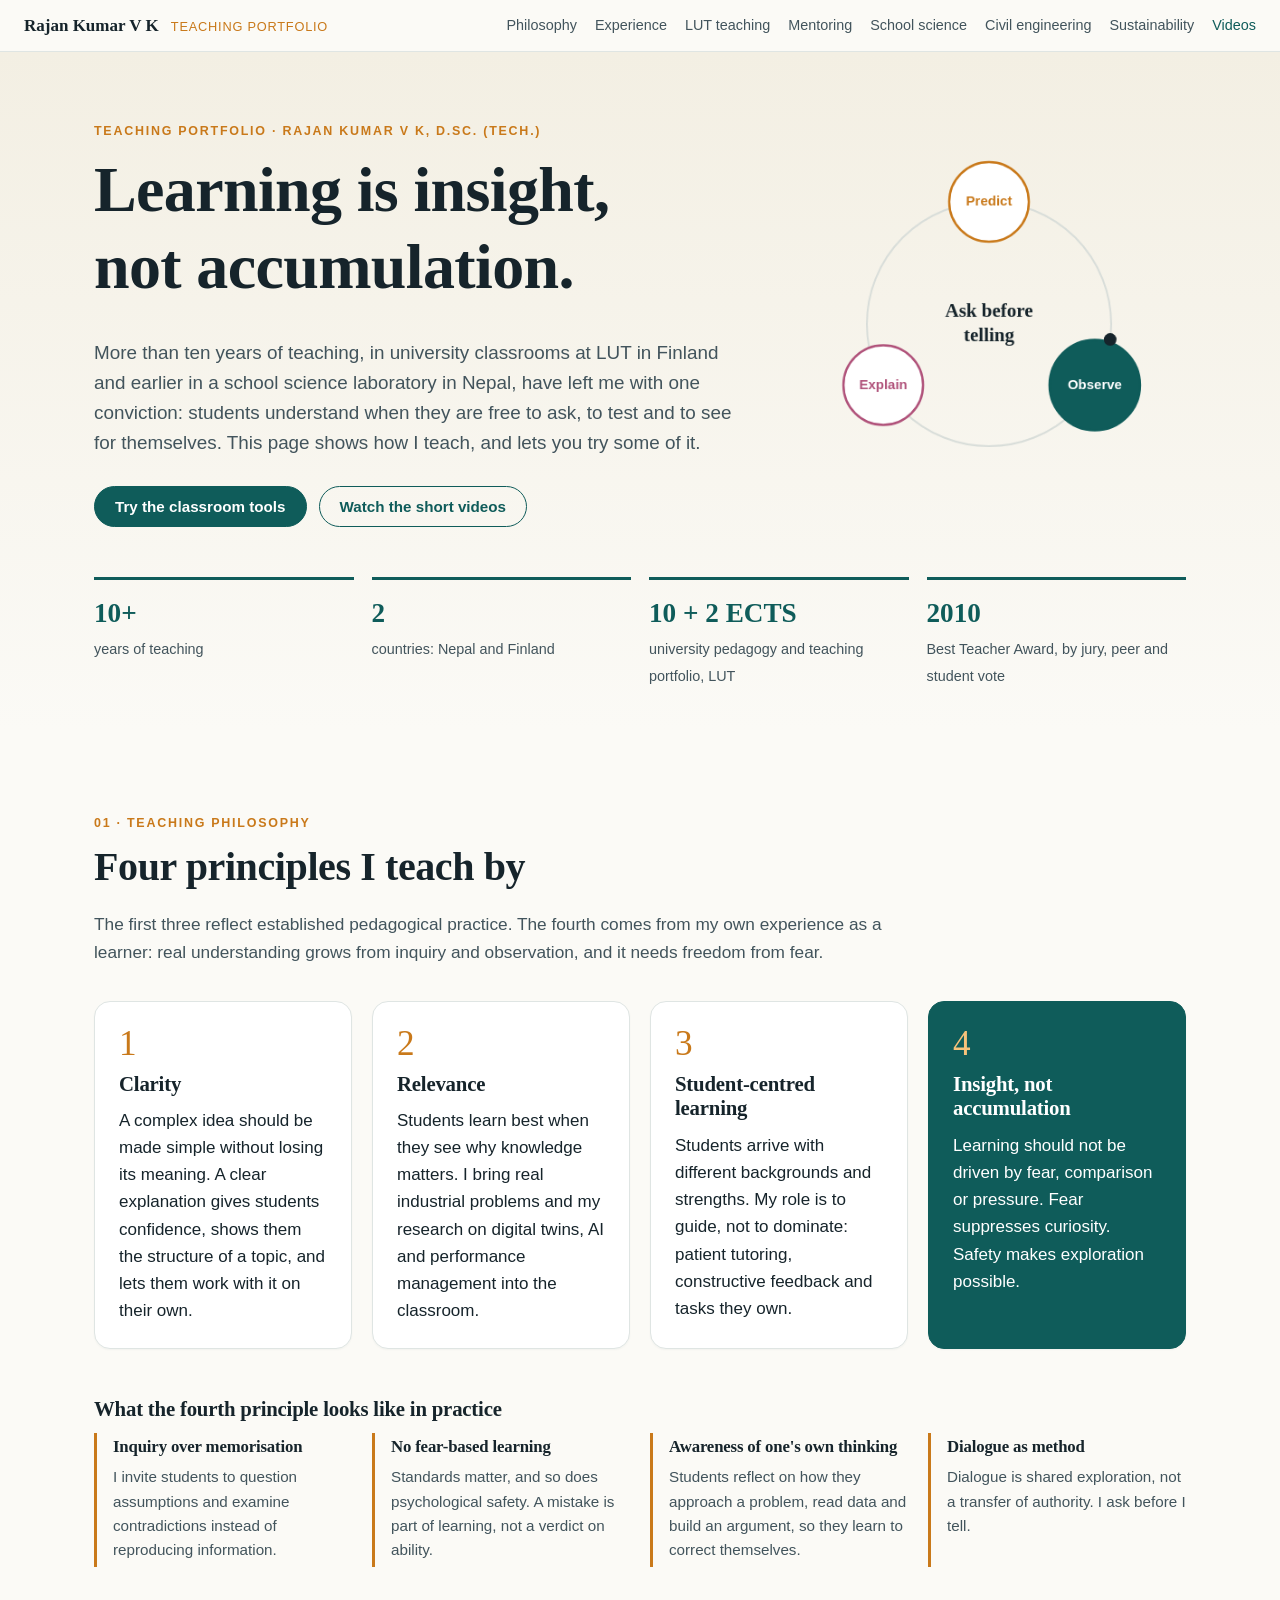
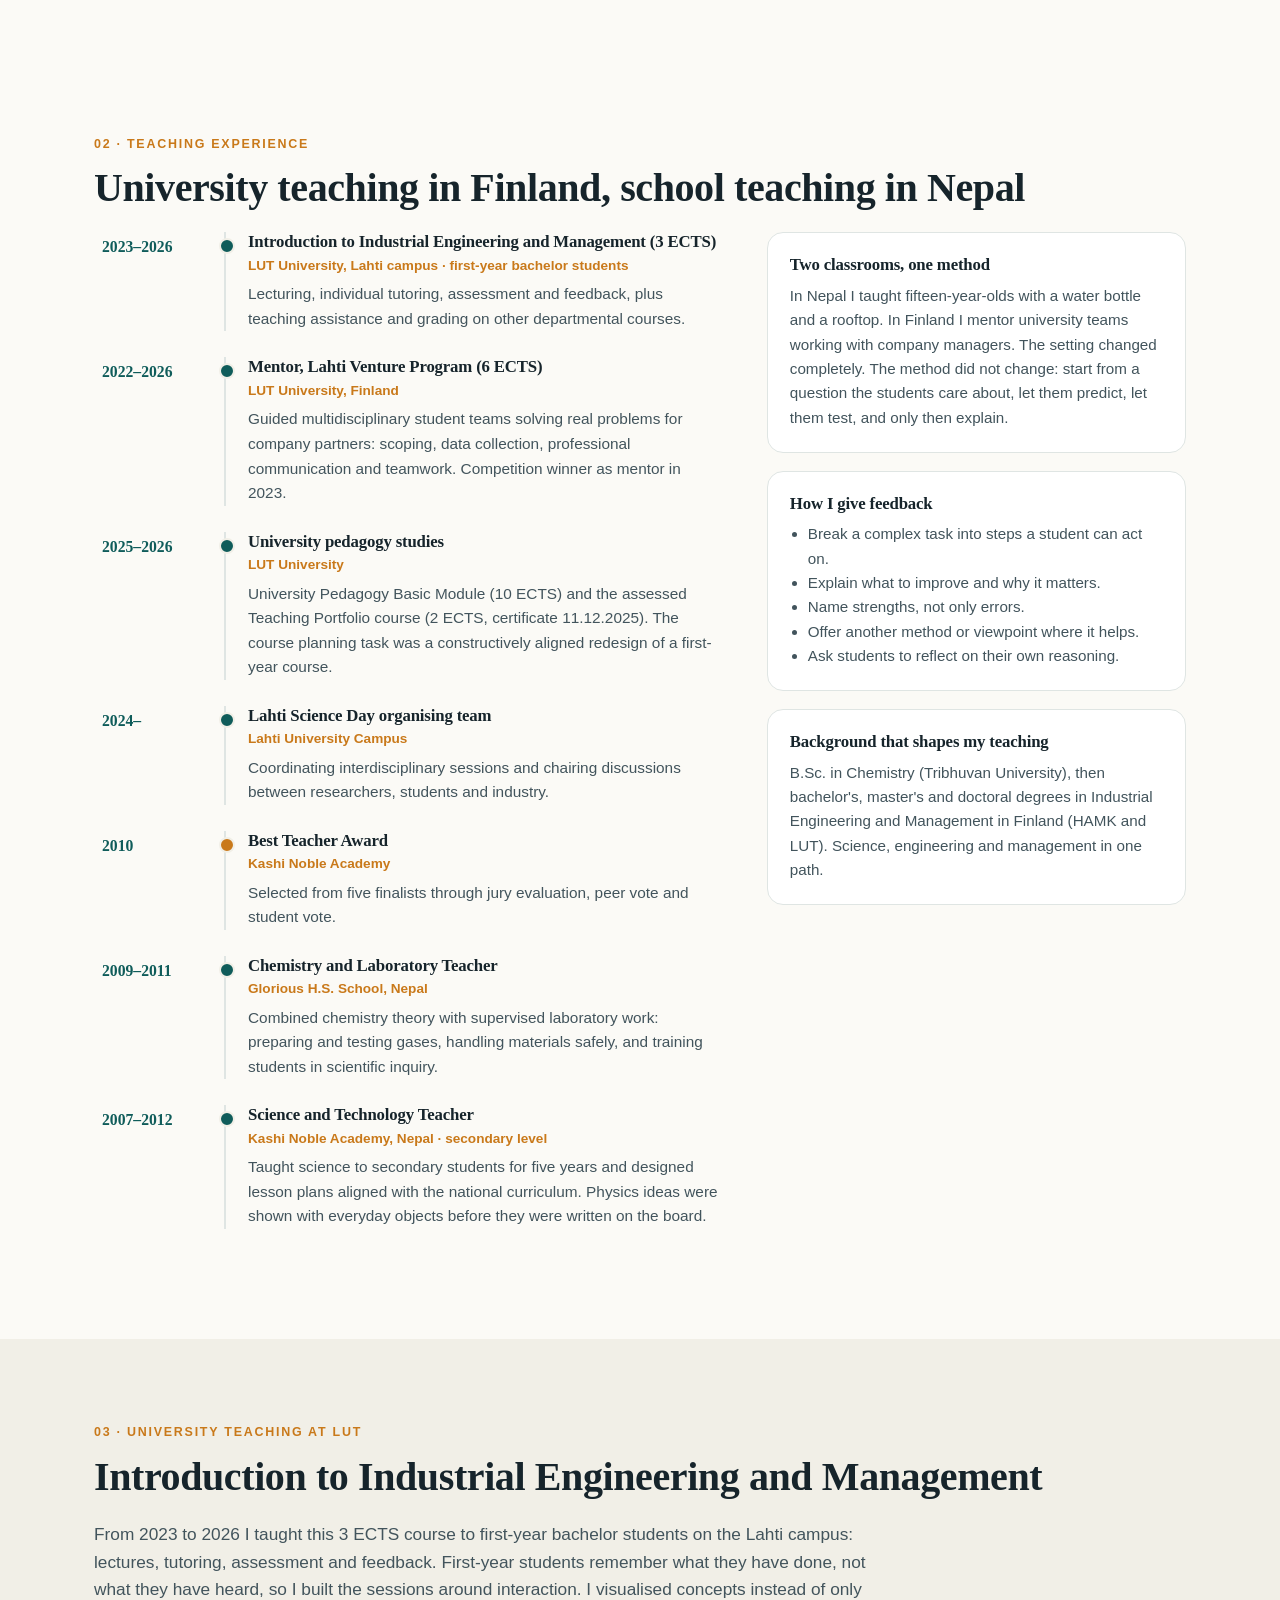
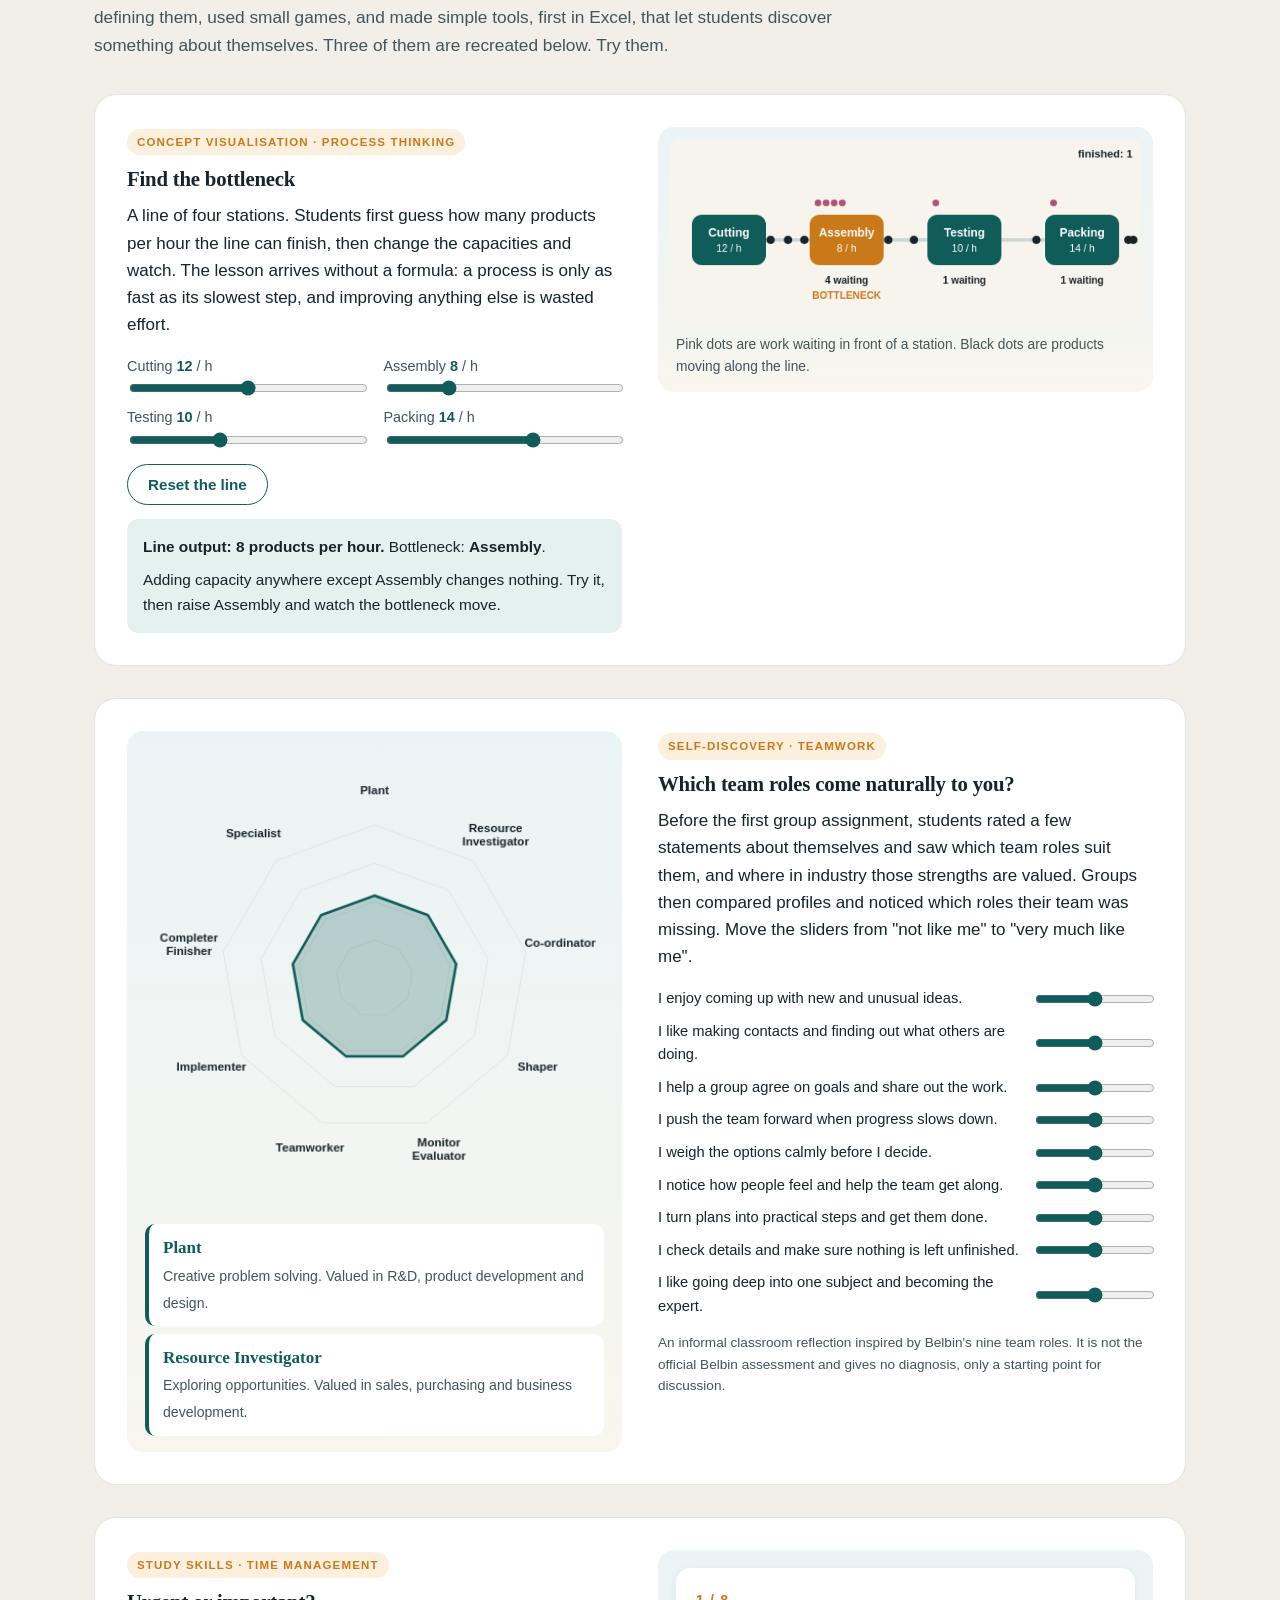
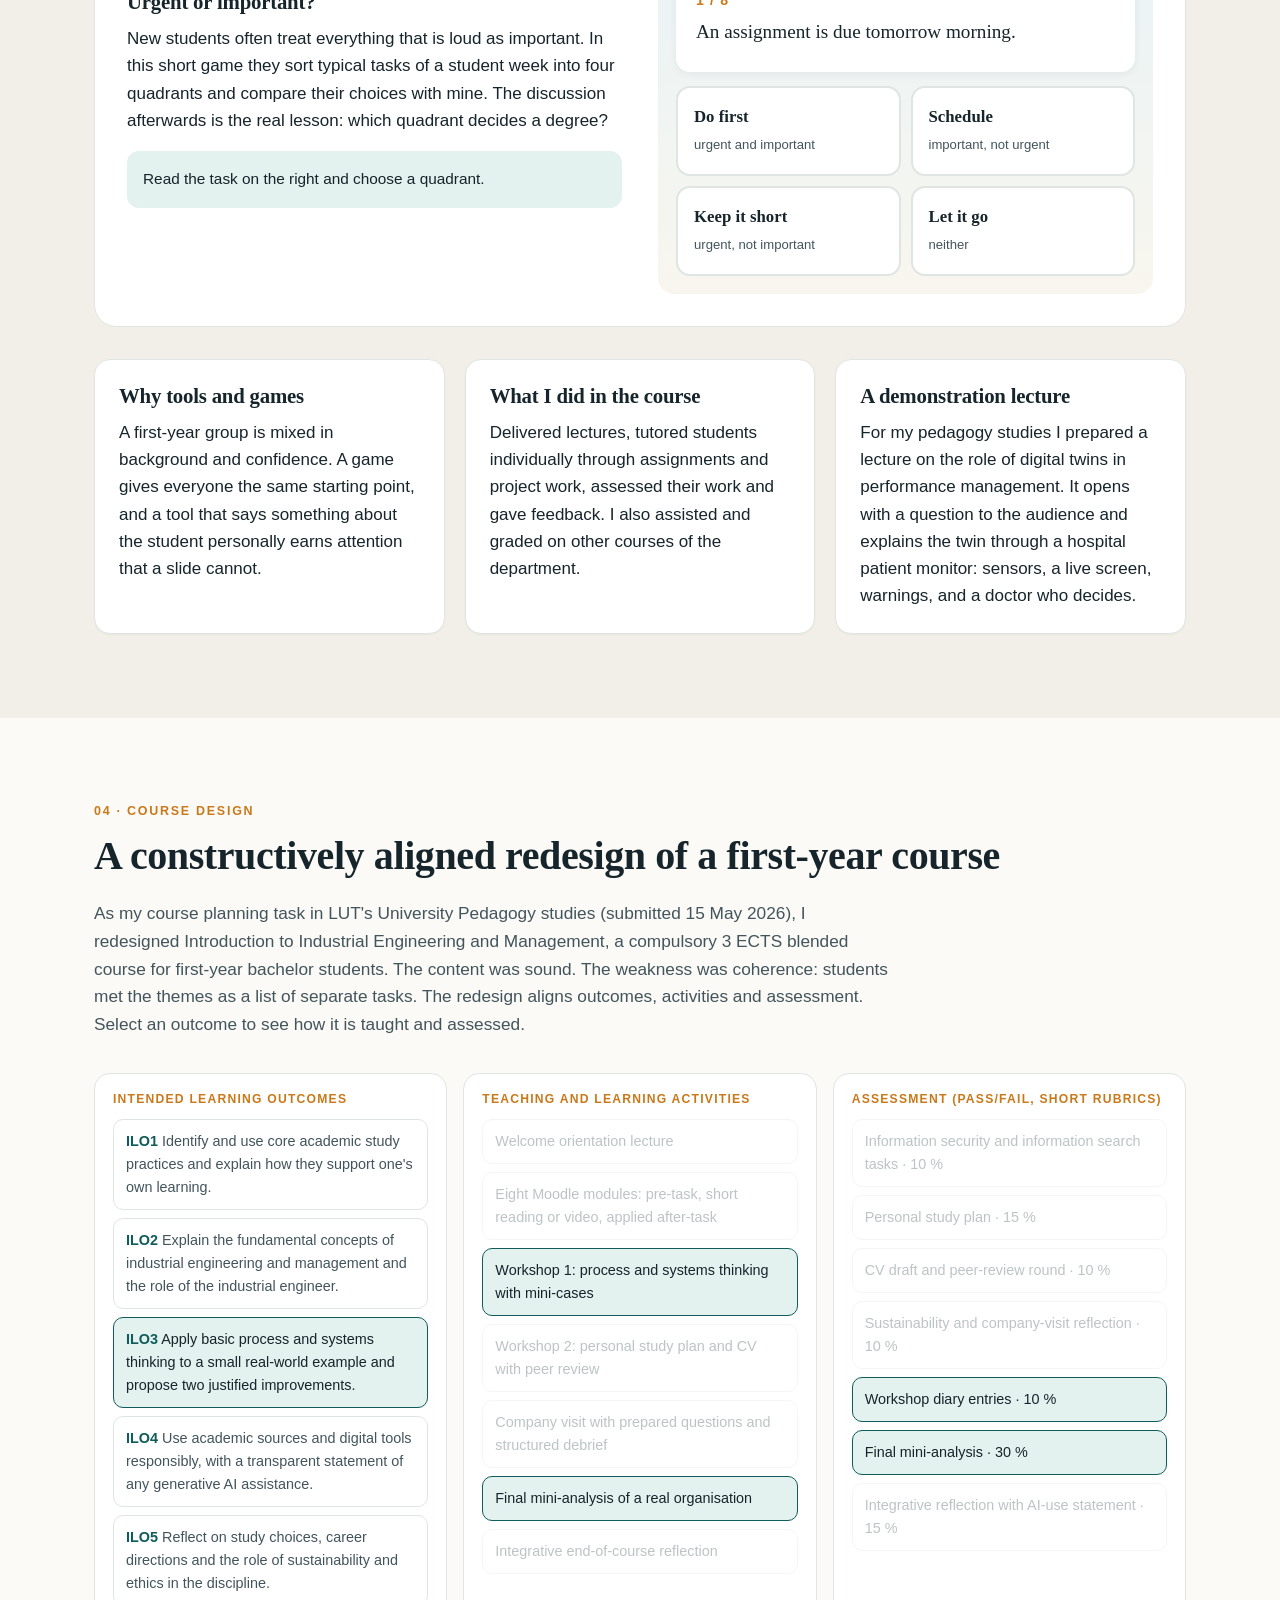
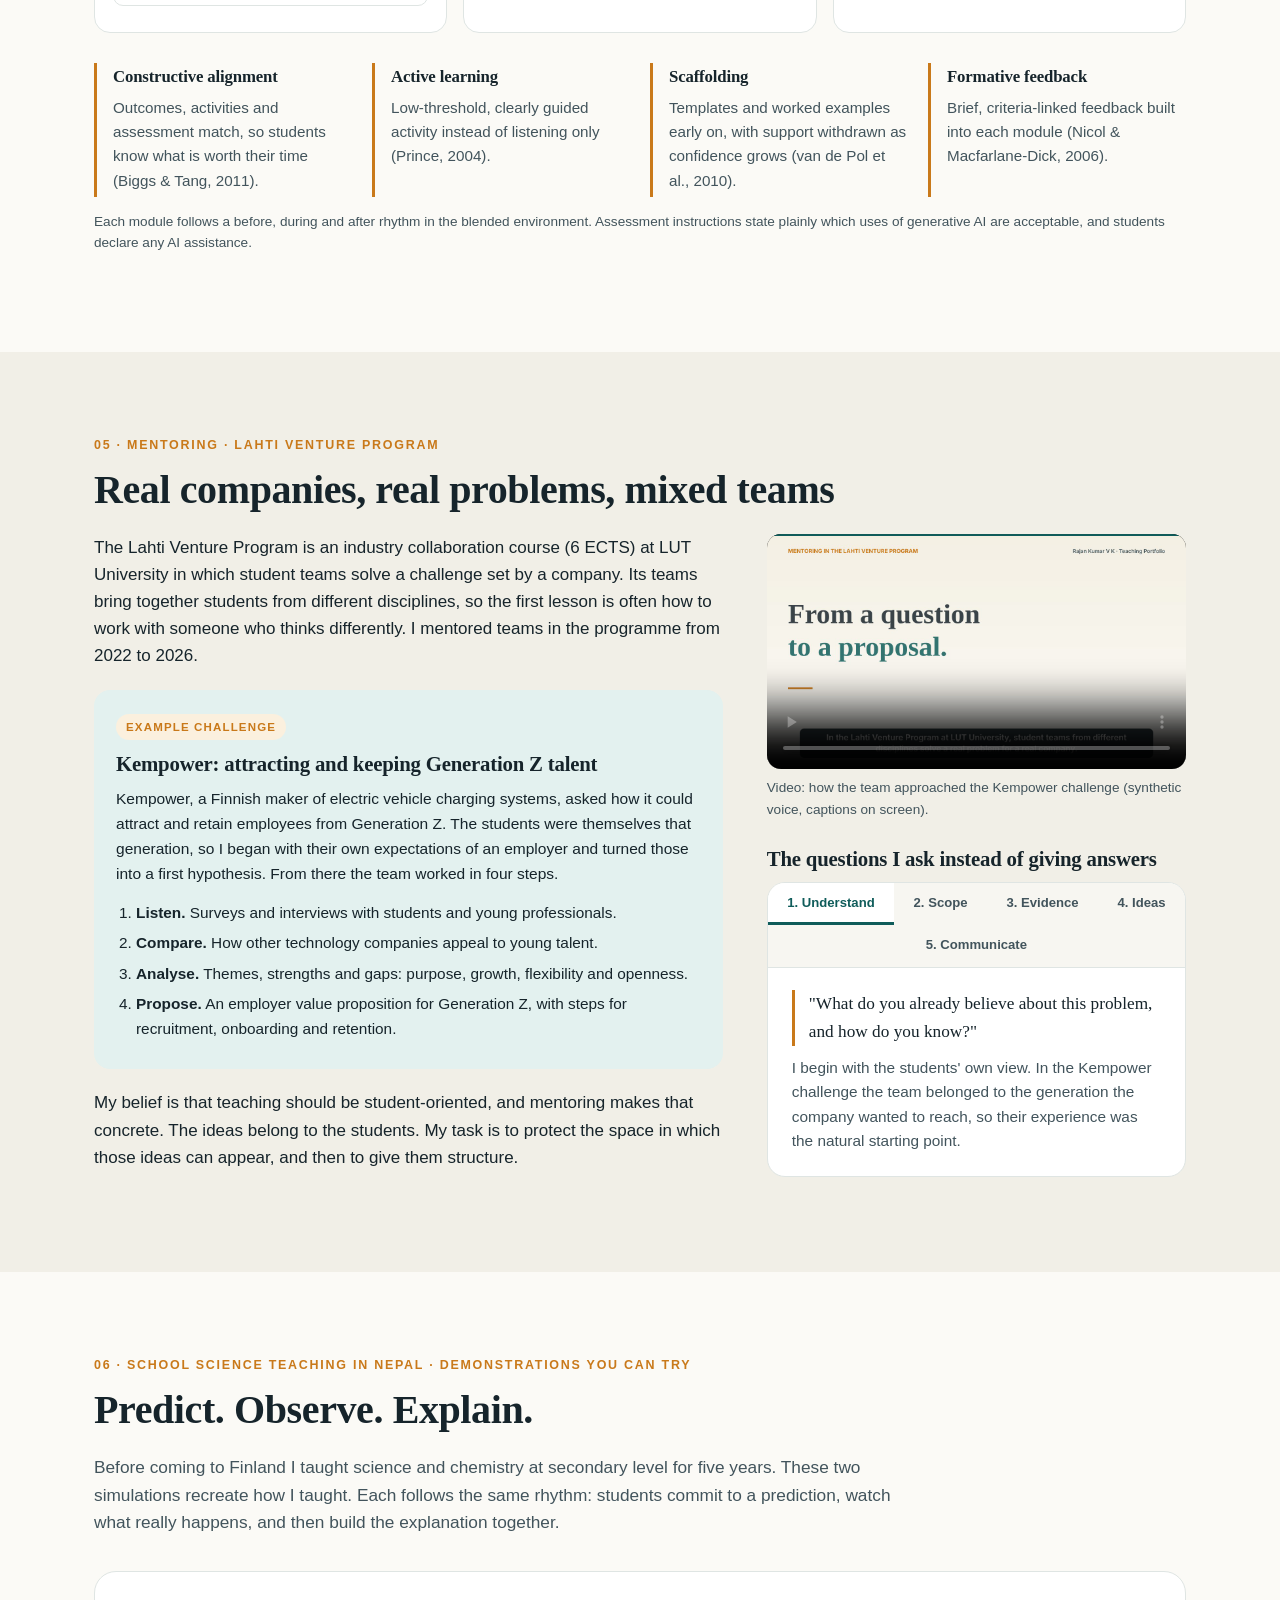
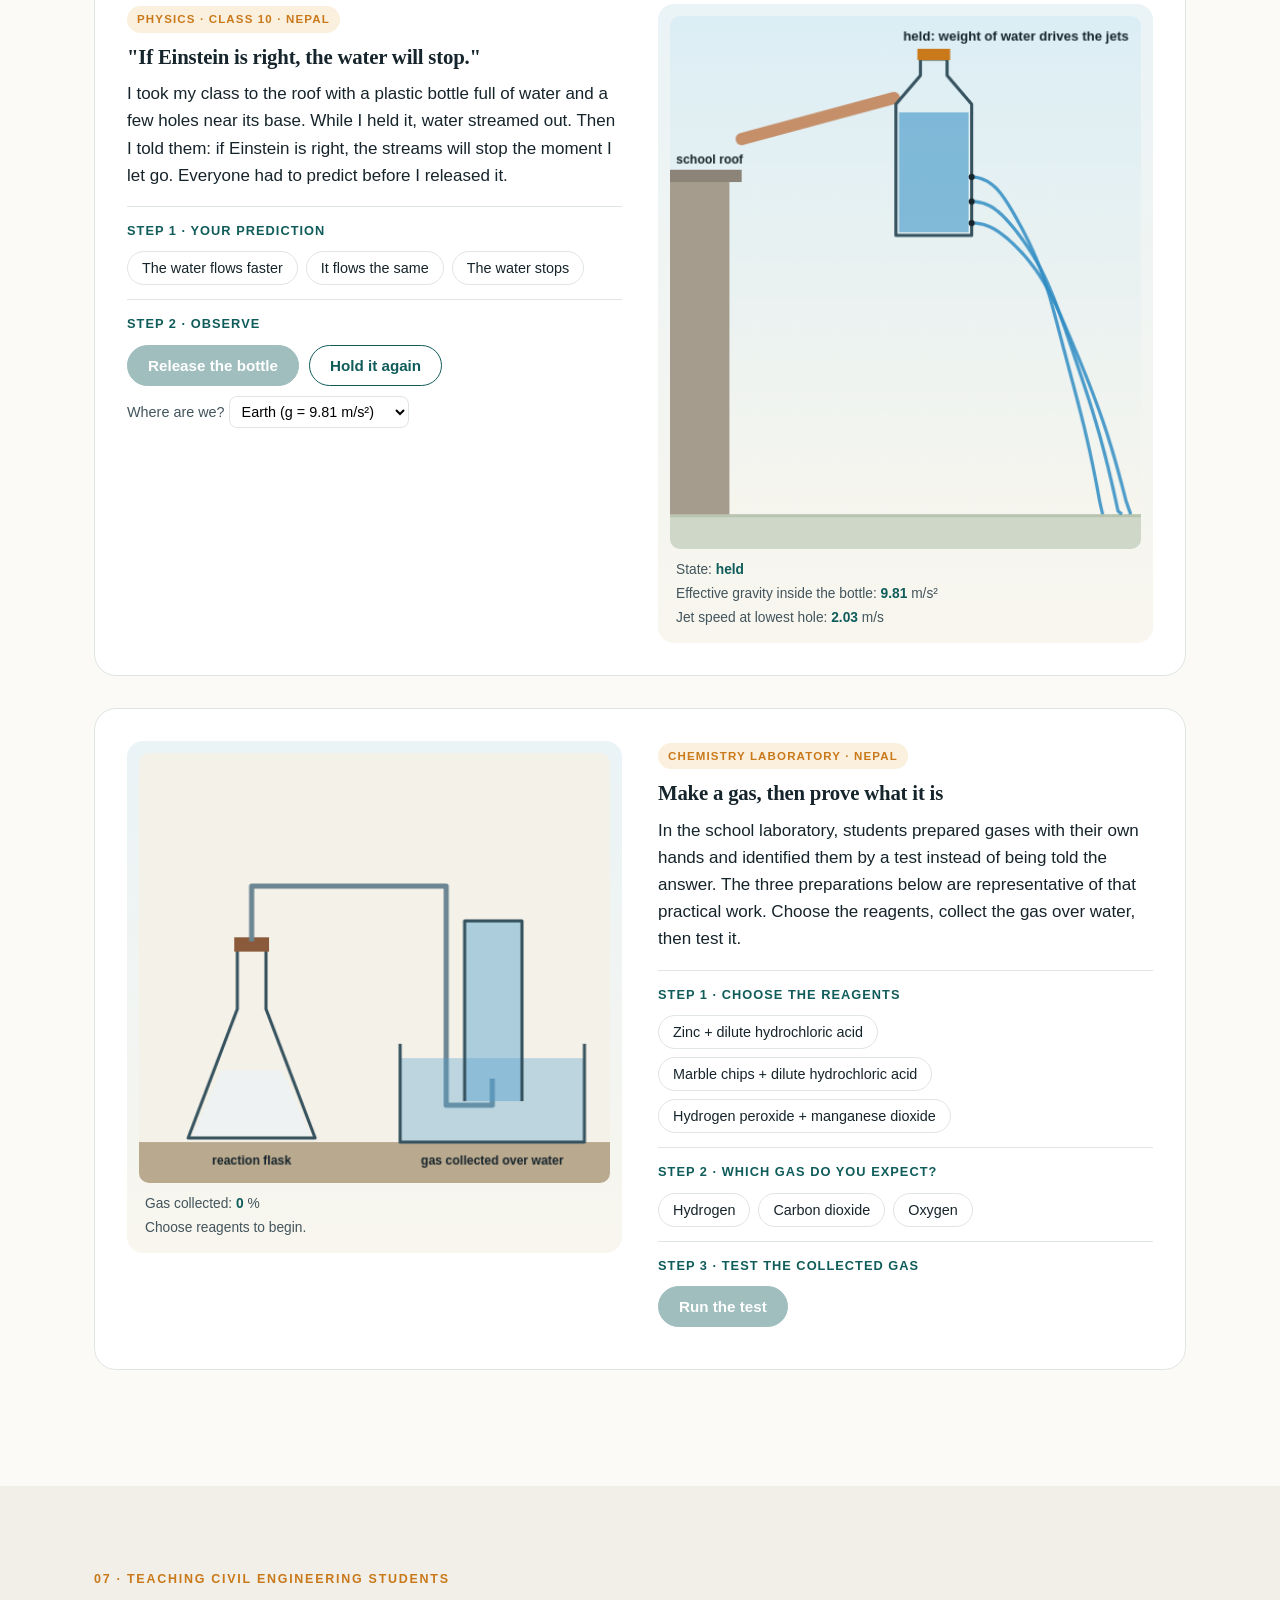
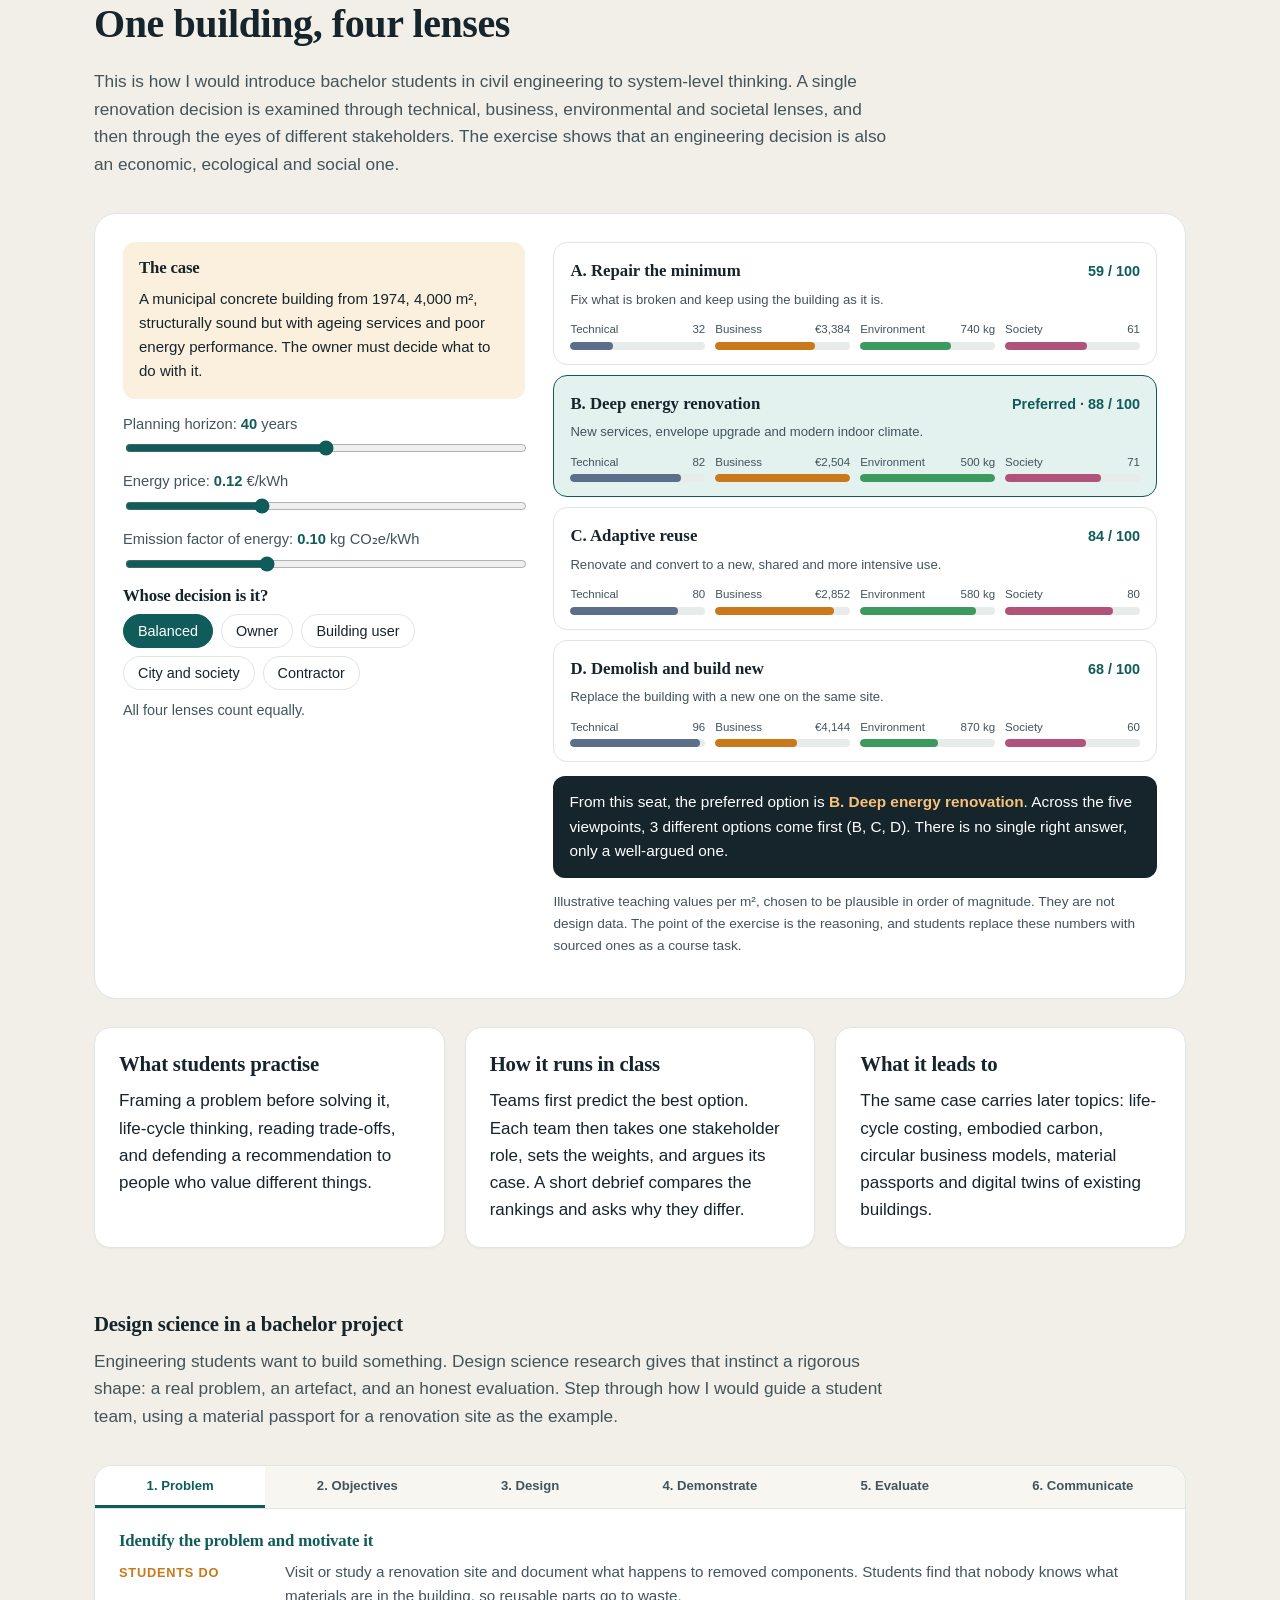
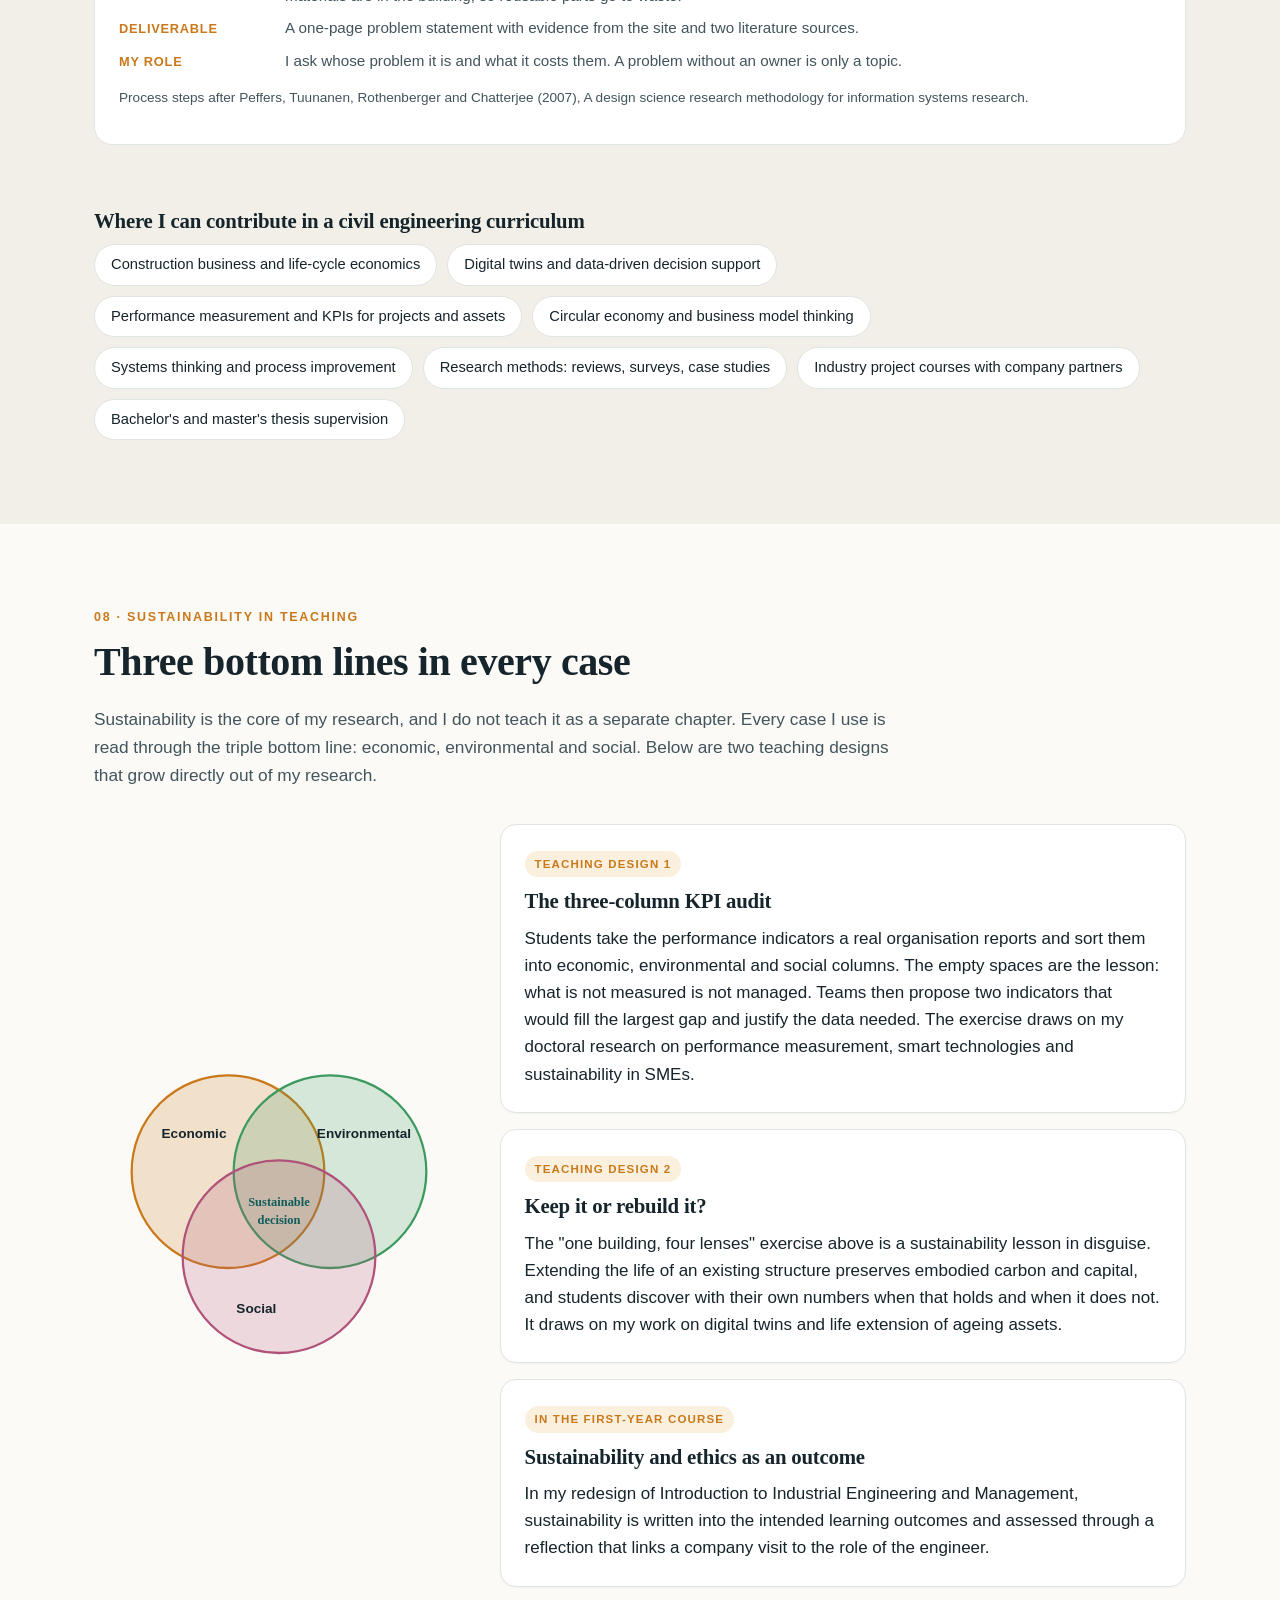
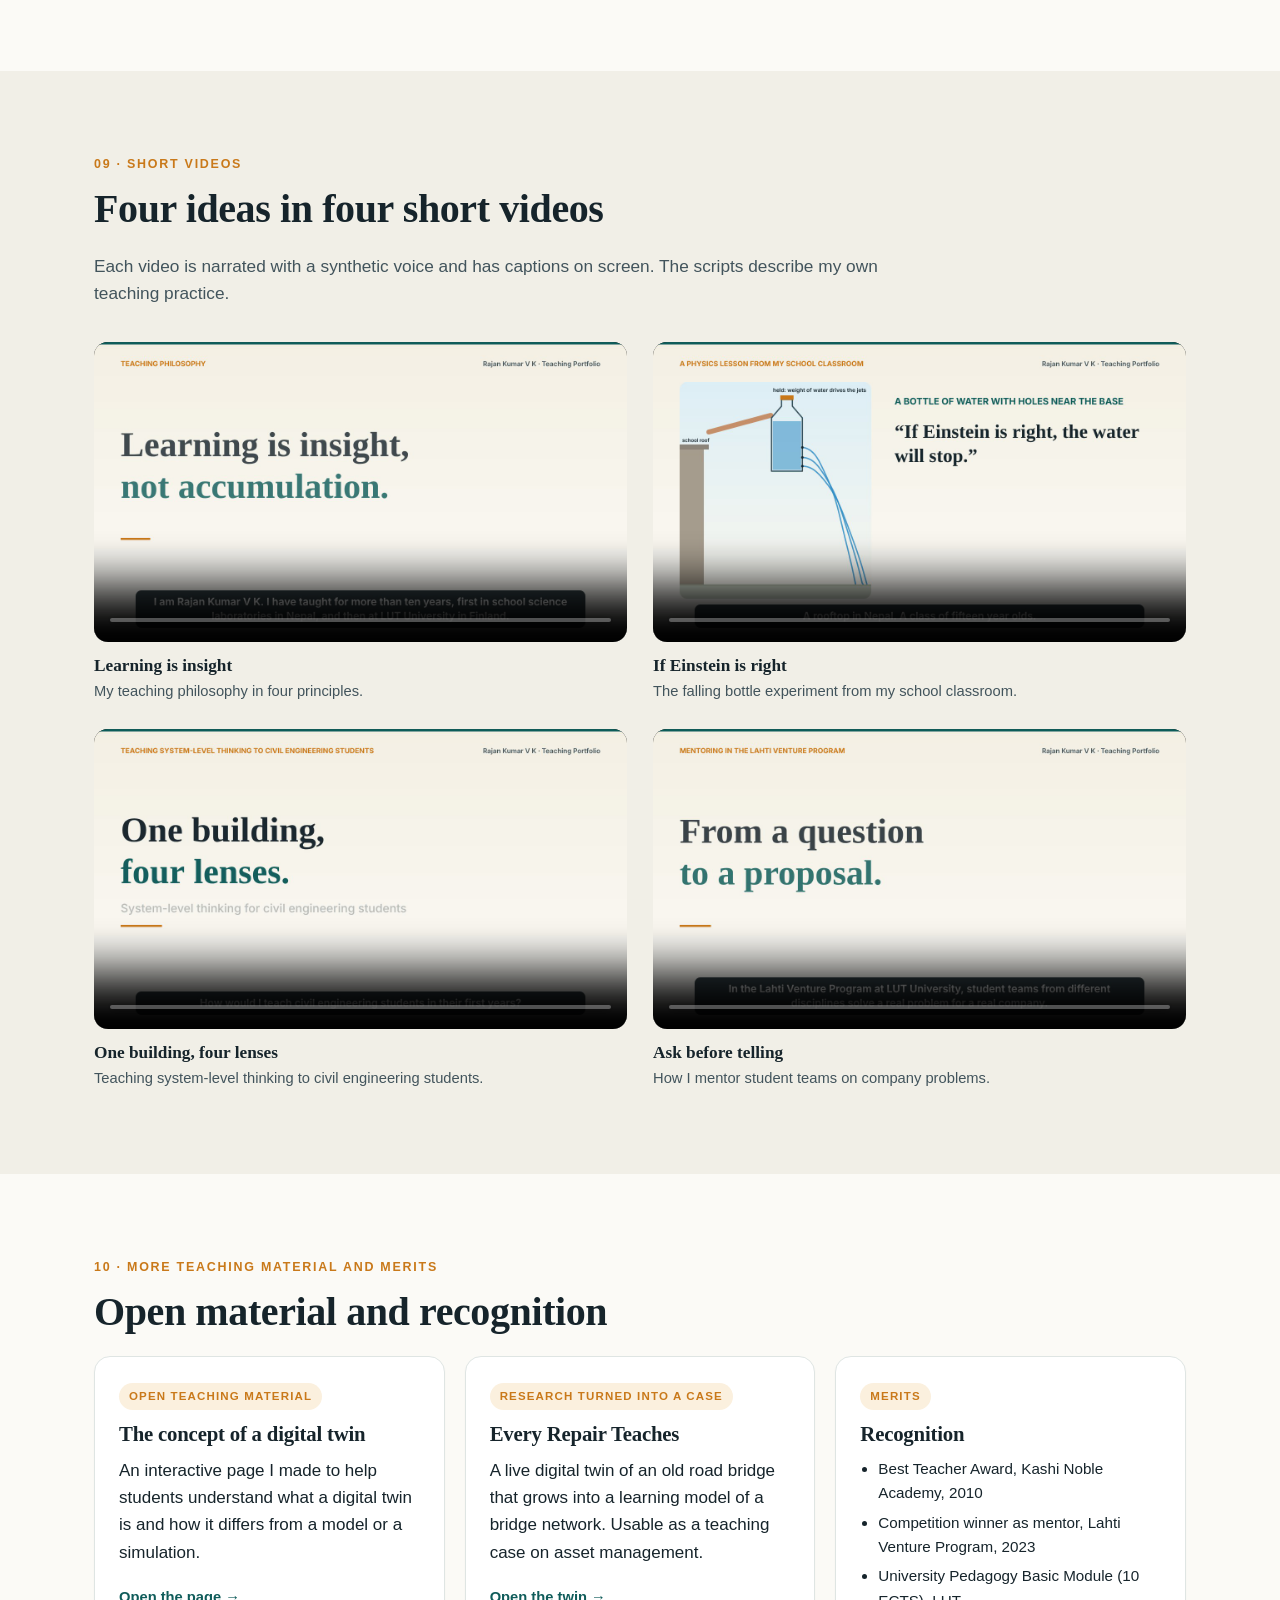
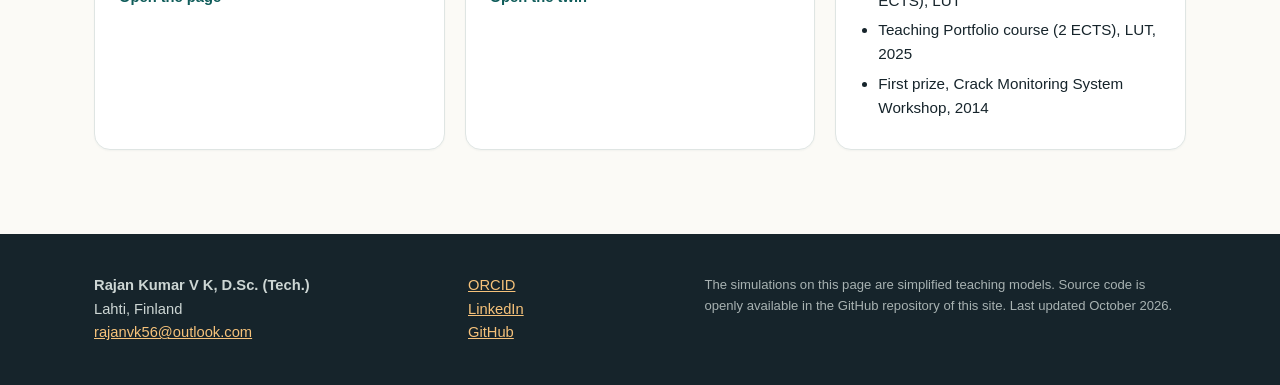
<file: index.html>
<!doctype html>
<html lang="en">
<head>
<meta charset="utf-8">
<meta name="viewport" content="width=device-width, initial-scale=1">
<title>Rajan Kumar V K · Teaching Portfolio</title>
<meta name="description" content="Teaching portfolio of Rajan Kumar V K, D.Sc. (Tech.): teaching philosophy, experience in Nepal and Finland, interactive classroom demonstrations, mentoring and course design.">
<link rel="stylesheet" href="css/style.css">
</head>
<body>

<header class="nav" id="nav">
  <a class="brand" href="#top">Rajan Kumar V K <span>Teaching Portfolio</span></a>
  <button class="burger" id="burger" aria-label="Open menu">☰</button>
  <nav id="menu">
    <a href="#philosophy">Philosophy</a>
    <a href="#journey">Experience</a>
    <a href="#iem">LUT teaching</a>
    <a href="#mentoring">Mentoring</a>
    <a href="#demos">School science</a>
    <a href="#systems">Civil engineering</a>
    <a href="#sustainability">Sustainability</a>
    <a href="#videos">Videos</a>
  </nav>
</header>

<main id="top">

<!-- HERO -->
<section class="hero">
  <div class="wrap hero-grid">
    <div>
      <p class="eyebrow">Teaching portfolio · Rajan Kumar V K, D.Sc. (Tech.)</p>
      <h1>Learning is insight,<br>not accumulation.</h1>
      <p class="lead">More than ten years of teaching, in university classrooms at LUT in Finland and earlier in a school science laboratory in Nepal, have left me with one conviction: students understand when they are free to ask, to test and to see for themselves. This page shows how I teach, and lets you try some of it.</p>
      <div class="cta">
        <a class="btn primary" href="#iem">Try the classroom tools</a>
        <a class="btn" href="#videos">Watch the short videos</a>
      </div>
    </div>
    <div class="hero-card" aria-hidden="true">
      <canvas id="heroCanvas" width="420" height="420"></canvas>
    </div>
  </div>
  <div class="wrap stats">
    <div><b>10+</b><span>years of teaching</span></div>
    <div><b>2</b><span>countries: Nepal and Finland</span></div>
    <div><b>10 + 2 ECTS</b><span>university pedagogy and teaching portfolio, LUT</span></div>
    <div><b>2010</b><span>Best Teacher Award, by jury, peer and student vote</span></div>
  </div>
</section>

<!-- PHILOSOPHY -->
<section id="philosophy" class="section">
  <div class="wrap">
    <p class="eyebrow">01 · Teaching philosophy</p>
    <h2>Four principles I teach by</h2>
    <p class="intro">The first three reflect established pedagogical practice. The fourth comes from my own experience as a learner: real understanding grows from inquiry and observation, and it needs freedom from fear.</p>
    <div class="cards four">
      <article class="card"><span class="num">1</span><h3>Clarity</h3><p>A complex idea should be made simple without losing its meaning. A clear explanation gives students confidence, shows them the structure of a topic, and lets them work with it on their own.</p></article>
      <article class="card"><span class="num">2</span><h3>Relevance</h3><p>Students learn best when they see why knowledge matters. I bring real industrial problems and my research on digital twins, AI and performance management into the classroom.</p></article>
      <article class="card"><span class="num">3</span><h3>Student-centred learning</h3><p>Students arrive with different backgrounds and strengths. My role is to guide, not to dominate: patient tutoring, constructive feedback and tasks they own.</p></article>
      <article class="card accent"><span class="num">4</span><h3>Insight, not accumulation</h3><p>Learning should not be driven by fear, comparison or pressure. Fear suppresses curiosity. Safety makes exploration possible.</p></article>
    </div>
    <div class="practice">
      <h3>What the fourth principle looks like in practice</h3>
      <div class="cards four small">
        <div><h4>Inquiry over memorisation</h4><p>I invite students to question assumptions and examine contradictions instead of reproducing information.</p></div>
        <div><h4>No fear-based learning</h4><p>Standards matter, and so does psychological safety. A mistake is part of learning, not a verdict on ability.</p></div>
        <div><h4>Awareness of one's own thinking</h4><p>Students reflect on how they approach a problem, read data and build an argument, so they learn to correct themselves.</p></div>
        <div><h4>Dialogue as method</h4><p>Dialogue is shared exploration, not a transfer of authority. I ask before I tell.</p></div>
      </div>
    </div>
  </div>
</section>

<!-- JOURNEY -->
<section id="journey" class="section">
  <div class="wrap">
    <p class="eyebrow">02 · Teaching experience</p>
    <h2>University teaching in Finland, school teaching in Nepal</h2>
    <div class="two">
      <div class="timeline">
        <div class="tl"><span class="yr">2023–2026</span><div><h4>Introduction to Industrial Engineering and Management (3 ECTS)</h4><p class="where">LUT University, Lahti campus · first-year bachelor students</p><p>Lecturing, individual tutoring, assessment and feedback, plus teaching assistance and grading on other departmental courses.</p></div></div>
        <div class="tl"><span class="yr">2022–2026</span><div><h4>Mentor, Lahti Venture Program (6 ECTS)</h4><p class="where">LUT University, Finland</p><p>Guided multidisciplinary student teams solving real problems for company partners: scoping, data collection, professional communication and teamwork. Competition winner as mentor in 2023.</p></div></div>
        <div class="tl"><span class="yr">2025–2026</span><div><h4>University pedagogy studies</h4><p class="where">LUT University</p><p>University Pedagogy Basic Module (10 ECTS) and the assessed Teaching Portfolio course (2 ECTS, certificate 11.12.2025). The course planning task was a constructively aligned redesign of a first-year course.</p></div></div>
        <div class="tl"><span class="yr">2024–</span><div><h4>Lahti Science Day organising team</h4><p class="where">Lahti University Campus</p><p>Coordinating interdisciplinary sessions and chairing discussions between researchers, students and industry.</p></div></div>
        <div class="tl award"><span class="yr">2010</span><div><h4>Best Teacher Award</h4><p class="where">Kashi Noble Academy</p><p>Selected from five finalists through jury evaluation, peer vote and student vote.</p></div></div>
        <div class="tl"><span class="yr">2009–2011</span><div><h4>Chemistry and Laboratory Teacher</h4><p class="where">Glorious H.S. School, Nepal</p><p>Combined chemistry theory with supervised laboratory work: preparing and testing gases, handling materials safely, and training students in scientific inquiry.</p></div></div>
        <div class="tl"><span class="yr">2007–2012</span><div><h4>Science and Technology Teacher</h4><p class="where">Kashi Noble Academy, Nepal · secondary level</p><p>Taught science to secondary students for five years and designed lesson plans aligned with the national curriculum. Physics ideas were shown with everyday objects before they were written on the board.</p></div></div>
      </div>
      <aside class="side">
        <div class="note">
          <h4>Two classrooms, one method</h4>
          <p>In Nepal I taught fifteen-year-olds with a water bottle and a rooftop. In Finland I mentor university teams working with company managers. The setting changed completely. The method did not change: start from a question the students care about, let them predict, let them test, and only then explain.</p>
        </div>
        <div class="note">
          <h4>How I give feedback</h4>
          <ul>
            <li>Break a complex task into steps a student can act on.</li>
            <li>Explain what to improve and why it matters.</li>
            <li>Name strengths, not only errors.</li>
            <li>Offer another method or viewpoint where it helps.</li>
            <li>Ask students to reflect on their own reasoning.</li>
          </ul>
        </div>
        <div class="note">
          <h4>Background that shapes my teaching</h4>
          <p>B.Sc. in Chemistry (Tribhuvan University), then bachelor's, master's and doctoral degrees in Industrial Engineering and Management in Finland (HAMK and LUT). Science, engineering and management in one path.</p>
        </div>
      </aside>
    </div>
  </div>
</section>

<!-- IEM -->
<section id="iem" class="section alt">
  <div class="wrap">
    <p class="eyebrow">03 · University teaching at LUT</p>
    <h2>Introduction to Industrial Engineering and Management</h2>
    <p class="intro">From 2023 to 2026 I taught this 3 ECTS course to first-year bachelor students on the Lahti campus: lectures, tutoring, assessment and feedback. First-year students remember what they have done, not what they have heard, so I built the sessions around interaction. I visualised concepts instead of only defining them, used small games, and made simple tools, first in Excel, that let students discover something about themselves. Three of them are recreated below. Try them.</p>

    <div class="demo" id="tool-line">
      <div class="demo-text">
        <span class="tag">Concept visualisation · process thinking</span>
        <h3>Find the bottleneck</h3>
        <p>A line of four stations. Students first guess how many products per hour the line can finish, then change the capacities and watch. The lesson arrives without a formula: a process is only as fast as its slowest step, and improving anything else is wasted effort.</p>
        <div class="sliders">
          <label>Cutting <b id="s0v">12</b> / h<input type="range" id="s0" min="4" max="20" value="12"></label>
          <label>Assembly <b id="s1v">8</b> / h<input type="range" id="s1" min="4" max="20" value="8"></label>
          <label>Testing <b id="s2v">10</b> / h<input type="range" id="s2" min="4" max="20" value="10"></label>
          <label>Packing <b id="s3v">14</b> / h<input type="range" id="s3" min="4" max="20" value="14"></label>
        </div>
        <div class="row"><button class="btn" id="lineReset">Reset the line</button></div>
        <div class="step explain"><p><b>Line output: <span id="lineTh">8</span> products per hour.</b> Bottleneck: <b id="lineB">Assembly</b>.</p><p id="lineMsg"></p></div>
      </div>
      <div class="demo-stage"><canvas id="lineCanvas" width="560" height="220"></canvas>
        <div class="readout"><span>Pink dots are work waiting in front of a station. Black dots are products moving along the line.</span></div>
      </div>
    </div>

    <div class="demo flip" id="tool-roles">
      <div class="demo-text">
        <span class="tag">Self-discovery · teamwork</span>
        <h3>Which team roles come naturally to you?</h3>
        <p>Before the first group assignment, students rated a few statements about themselves and saw which team roles suit them, and where in industry those strengths are valued. Groups then compared profiles and noticed which roles their team was missing. Move the sliders from "not like me" to "very much like me".</p>
        <div class="rolesQ" id="rolesQ"></div>
        <p class="fine">An informal classroom reflection inspired by Belbin's nine team roles. It is not the official Belbin assessment and gives no diagnosis, only a starting point for discussion.</p>
      </div>
      <div class="demo-stage"><canvas id="rolesCanvas" width="460" height="460"></canvas>
        <div class="rolesOut" id="rolesOut"></div>
      </div>
    </div>

    <div class="demo" id="tool-time">
      <div class="demo-text">
        <span class="tag">Study skills · time management</span>
        <h3>Urgent or important?</h3>
        <p>New students often treat everything that is loud as important. In this short game they sort typical tasks of a student week into four quadrants and compare their choices with mine. The discussion afterwards is the real lesson: which quadrant decides a degree?</p>
        <div class="step explain"><p id="tmFb">Read the task on the right and choose a quadrant.</p></div>
      </div>
      <div class="demo-stage tm">
        <div class="tm-task"><small id="tmN"></small><p id="tmTask"></p></div>
        <div class="tm-grid" id="tmGrid">
          <button data-q="0"><b>Do first</b><span>urgent and important</span></button>
          <button data-q="1"><b>Schedule</b><span>important, not urgent</span></button>
          <button data-q="2"><b>Keep it short</b><span>urgent, not important</span></button>
          <button data-q="3"><b>Let it go</b><span>neither</span></button>
        </div>
      </div>
    </div>

    <div class="cards three">
      <article class="card"><h3>Why tools and games</h3><p>A first-year group is mixed in background and confidence. A game gives everyone the same starting point, and a tool that says something about the student personally earns attention that a slide cannot.</p></article>
      <article class="card"><h3>What I did in the course</h3><p>Delivered lectures, tutored students individually through assignments and project work, assessed their work and gave feedback. I also assisted and graded on other courses of the department.</p></article>
      <article class="card"><h3>A demonstration lecture</h3><p>For my pedagogy studies I prepared a lecture on the role of digital twins in performance management. It opens with a question to the audience and explains the twin through a hospital patient monitor: sensors, a live screen, warnings, and a doctor who decides.</p></article>
    </div>
  </div>
</section>

<!-- COURSE DESIGN -->
<section id="design" class="section">
  <div class="wrap">
    <p class="eyebrow">04 · Course design</p>
    <h2>A constructively aligned redesign of a first-year course</h2>
    <p class="intro">As my course planning task in LUT's University Pedagogy studies (submitted 15 May 2026), I redesigned Introduction to Industrial Engineering and Management, a compulsory 3 ECTS blended course for first-year bachelor students. The content was sound. The weakness was coherence: students met the themes as a list of separate tasks. The redesign aligns outcomes, activities and assessment. Select an outcome to see how it is taught and assessed.</p>
    <div class="align" id="align"></div>
    <div class="cards four small principles">
      <div><h4>Constructive alignment</h4><p>Outcomes, activities and assessment match, so students know what is worth their time (Biggs &amp; Tang, 2011).</p></div>
      <div><h4>Active learning</h4><p>Low-threshold, clearly guided activity instead of listening only (Prince, 2004).</p></div>
      <div><h4>Scaffolding</h4><p>Templates and worked examples early on, with support withdrawn as confidence grows (van de Pol et al., 2010).</p></div>
      <div><h4>Formative feedback</h4><p>Brief, criteria-linked feedback built into each module (Nicol &amp; Macfarlane-Dick, 2006).</p></div>
    </div>
    <p class="fine">Each module follows a before, during and after rhythm in the blended environment. Assessment instructions state plainly which uses of generative AI are acceptable, and students declare any AI assistance.</p>
  </div>
</section>

<!-- MENTORING -->
<section id="mentoring" class="section alt">
  <div class="wrap">
    <p class="eyebrow">05 · Mentoring · Lahti Venture Program</p>
    <h2>Real companies, real problems, mixed teams</h2>
    <div class="two">
      <div>
        <p>The Lahti Venture Program is an industry collaboration course (6 ECTS) at LUT University in which student teams solve a challenge set by a company. Its teams bring together students from different disciplines, so the first lesson is often how to work with someone who thinks differently. I mentored teams in the programme from 2022 to 2026.</p>
        <div class="casebox">
          <span class="tag">Example challenge</span>
          <h3>Kempower: attracting and keeping Generation Z talent</h3>
          <p>Kempower, a Finnish maker of electric vehicle charging systems, asked how it could attract and retain employees from Generation Z. The students were themselves that generation, so I began with their own expectations of an employer and turned those into a first hypothesis. From there the team worked in four steps.</p>
          <ol class="steps"><li><b>Listen.</b> Surveys and interviews with students and young professionals.</li><li><b>Compare.</b> How other technology companies appeal to young talent.</li><li><b>Analyse.</b> Themes, strengths and gaps: purpose, growth, flexibility and openness.</li><li><b>Propose.</b> An employer value proposition for Generation Z, with steps for recruitment, onboarding and retention.</li></ol>
        </div>
        <p>My belief is that teaching should be student-oriented, and mentoring makes that concrete. The ideas belong to the students. My task is to protect the space in which those ideas can appear, and then to give them structure.</p>
      </div>
      <div>
        <video class="inline-video" controls preload="metadata" poster="assets/poster-4.jpg"><source src="video/04-ask-before-telling.mp4" type="video/mp4"></video>
        <p class="fine" style="margin:8px 0 26px">Video: how the team approached the Kempower challenge (synthetic voice, captions on screen).</p>
        <h3 class="sub nomargin">The questions I ask instead of giving answers</h3>
        <div class="stepper" id="mentor"></div>
      </div>
    </div>
  </div>
</section>

<!-- DEMOS -->
<section id="demos" class="section">
  <div class="wrap">
    <p class="eyebrow">06 · School science teaching in Nepal · demonstrations you can try</p>
    <h2>Predict. Observe. Explain.</h2>
    <p class="intro">Before coming to Finland I taught science and chemistry at secondary level for five years. These two simulations recreate how I taught. Each follows the same rhythm: students commit to a prediction, watch what really happens, and then build the explanation together.</p>

    <!-- BOTTLE -->
    <div class="demo" id="demo-bottle">
      <div class="demo-text">
        <span class="tag">Physics · Class 10 · Nepal</span>
        <h3>"If Einstein is right, the water will stop."</h3>
        <p>I took my class to the roof with a plastic bottle full of water and a few holes near its base. While I held it, water streamed out. Then I told them: if Einstein is right, the streams will stop the moment I let go. Everyone had to predict before I released it.</p>
        <div class="step">
          <b>Step 1 · Your prediction</b>
          <div class="choices" id="bottlePredict">
            <button data-p="faster">The water flows faster</button>
            <button data-p="same">It flows the same</button>
            <button data-p="stops">The water stops</button>
          </div>
        </div>
        <div class="step">
          <b>Step 2 · Observe</b>
          <div class="row">
            <button class="btn primary" id="bottleDrop" disabled>Release the bottle</button>
            <button class="btn" id="bottleReset">Hold it again</button>
          </div>
          <label class="slider">Where are we? <select id="bottleG"><option value="9.81">Earth (g = 9.81 m/s²)</option><option value="1.62">Moon (g = 1.62 m/s²)</option><option value="24.8">Jupiter (g = 24.8 m/s²)</option></select></label>
        </div>
        <div class="step explain" id="bottleExplain" hidden>
          <b>Step 3 · Explain</b>
          <p id="bottleVerdict"></p>
          <p>While the bottle is held, the weight of the water above each hole creates pressure, and that pressure pushes water out. In free fall the bottle and the water accelerate downward together. The water no longer presses on what is below it, so nothing drives it through the holes. Inside the falling bottle, gravity seems to have been switched off. That is what Einstein's equivalence principle says: a freely falling frame is locally indistinguishable from one with no gravity at all.</p>
        </div>
      </div>
      <div class="demo-stage">
        <canvas id="bottleCanvas" width="460" height="520"></canvas>
        <div class="readout"><span>State: <b id="bState">held</b></span><span>Effective gravity inside the bottle: <b id="bG">9.81</b> m/s²</span><span>Jet speed at lowest hole: <b id="bV">0</b> m/s</span></div>
      </div>
    </div>

    <!-- GAS -->
    <div class="demo flip" id="demo-gas">
      <div class="demo-text">
        <span class="tag">Chemistry laboratory · Nepal</span>
        <h3>Make a gas, then prove what it is</h3>
        <p>In the school laboratory, students prepared gases with their own hands and identified them by a test instead of being told the answer. The three preparations below are representative of that practical work. Choose the reagents, collect the gas over water, then test it.</p>
        <div class="step">
          <b>Step 1 · Choose the reagents</b>
          <div class="choices" id="gasChoose">
            <button data-g="h2">Zinc + dilute hydrochloric acid</button>
            <button data-g="co2">Marble chips + dilute hydrochloric acid</button>
            <button data-g="o2">Hydrogen peroxide + manganese dioxide</button>
          </div>
        </div>
        <div class="step">
          <b>Step 2 · Which gas do you expect?</b>
          <div class="choices" id="gasPredict">
            <button data-p="h2">Hydrogen</button>
            <button data-p="co2">Carbon dioxide</button>
            <button data-p="o2">Oxygen</button>
          </div>
        </div>
        <div class="step">
          <b>Step 3 · Test the collected gas</b>
          <div class="row"><button class="btn primary" id="gasTest" disabled>Run the test</button></div>
        </div>
        <div class="step explain" id="gasExplain" hidden>
          <b>Result</b>
          <p id="gasVerdict"></p>
          <p class="eq" id="gasEq"></p>
          <p id="gasWhy"></p>
        </div>
      </div>
      <div class="demo-stage">
        <canvas id="gasCanvas" width="460" height="420"></canvas>
        <div class="readout"><span>Gas collected: <b id="gVol">0</b> %</span><span id="gNote">Choose reagents to begin.</span></div>
      </div>
    </div>
  </div>
</section>

<!-- SYSTEMS -->
<section id="systems" class="section alt">
  <div class="wrap">
    <p class="eyebrow">07 · Teaching civil engineering students</p>
    <h2>One building, four lenses</h2>
    <p class="intro">This is how I would introduce bachelor students in civil engineering to system-level thinking. A single renovation decision is examined through technical, business, environmental and societal lenses, and then through the eyes of different stakeholders. The exercise shows that an engineering decision is also an economic, ecological and social one.</p>

    <div class="lens">
      <div class="lens-controls">
        <div class="case">
          <h4>The case</h4>
          <p>A municipal concrete building from 1974, 4,000 m², structurally sound but with ageing services and poor energy performance. The owner must decide what to do with it.</p>
        </div>
        <label>Planning horizon: <b id="lhV">40</b> years<input type="range" id="lh" min="20" max="60" step="5" value="40"></label>
        <label>Energy price: <b id="lpV">0.12</b> €/kWh<input type="range" id="lp" min="0.06" max="0.24" step="0.02" value="0.12"></label>
        <label>Emission factor of energy: <b id="leV">0.10</b> kg CO₂e/kWh<input type="range" id="le" min="0.02" max="0.25" step="0.01" value="0.10"></label>
        <h4>Whose decision is it?</h4>
        <div class="choices" id="lensWho">
          <button data-w="balanced" class="on">Balanced</button>
          <button data-w="owner">Owner</button>
          <button data-w="user">Building user</button>
          <button data-w="city">City and society</button>
          <button data-w="contractor">Contractor</button>
        </div>
        <p class="hint" id="lensWhoNote"></p>
      </div>
      <div class="lens-out">
        <div class="lens-table" id="lensTable"></div>
        <div class="verdict" id="lensVerdict"></div>
        <p class="fine">Illustrative teaching values per m², chosen to be plausible in order of magnitude. They are not design data. The point of the exercise is the reasoning, and students replace these numbers with sourced ones as a course task.</p>
      </div>
    </div>

    <div class="cards three">
      <article class="card"><h3>What students practise</h3><p>Framing a problem before solving it, life-cycle thinking, reading trade-offs, and defending a recommendation to people who value different things.</p></article>
      <article class="card"><h3>How it runs in class</h3><p>Teams first predict the best option. Each team then takes one stakeholder role, sets the weights, and argues its case. A short debrief compares the rankings and asks why they differ.</p></article>
      <article class="card"><h3>What it leads to</h3><p>The same case carries later topics: life-cycle costing, embodied carbon, circular business models, material passports and digital twins of existing buildings.</p></article>
    </div>

    <h3 class="sub">Design science in a bachelor project</h3>
    <p class="intro">Engineering students want to build something. Design science research gives that instinct a rigorous shape: a real problem, an artefact, and an honest evaluation. Step through how I would guide a student team, using a material passport for a renovation site as the example.</p>
    <div class="stepper" id="dsr"></div>

    <div class="teach">
      <h3 class="sub">Where I can contribute in a civil engineering curriculum</h3>
      <ul class="chips">
        <li>Construction business and life-cycle economics</li>
        <li>Digital twins and data-driven decision support</li>
        <li>Performance measurement and KPIs for projects and assets</li>
        <li>Circular economy and business model thinking</li>
        <li>Systems thinking and process improvement</li>
        <li>Research methods: reviews, surveys, case studies</li>
        <li>Industry project courses with company partners</li>
        <li>Bachelor's and master's thesis supervision</li>
      </ul>
    </div>
  </div>
</section>

<!-- SUSTAINABILITY -->
<section id="sustainability" class="section">
  <div class="wrap">
    <p class="eyebrow">08 · Sustainability in teaching</p>
    <h2>Three bottom lines in every case</h2>
    <p class="intro">Sustainability is the core of my research, and I do not teach it as a separate chapter. Every case I use is read through the triple bottom line: economic, environmental and social. Below are two teaching designs that grow directly out of my research.</p>
    <div class="tbl">
      <div class="tbl-ring" aria-hidden="true">
        <svg viewBox="0 0 300 280" role="img"><circle cx="105" cy="110" r="85" class="c1"/><circle cx="195" cy="110" r="85" class="c2"/><circle cx="150" cy="185" r="85" class="c3"/><text x="75" y="80">Economic</text><text x="225" y="80">Environmental</text><text x="130" y="235">Social</text><text x="150" y="140" class="mid">Sustainable</text><text x="150" y="156" class="mid">decision</text></svg>
      </div>
      <div class="tbl-cards">
        <article class="card"><span class="tag">Teaching design 1</span><h3>The three-column KPI audit</h3><p>Students take the performance indicators a real organisation reports and sort them into economic, environmental and social columns. The empty spaces are the lesson: what is not measured is not managed. Teams then propose two indicators that would fill the largest gap and justify the data needed. The exercise draws on my doctoral research on performance measurement, smart technologies and sustainability in SMEs.</p></article>
        <article class="card"><span class="tag">Teaching design 2</span><h3>Keep it or rebuild it?</h3><p>The "one building, four lenses" exercise above is a sustainability lesson in disguise. Extending the life of an existing structure preserves embodied carbon and capital, and students discover with their own numbers when that holds and when it does not. It draws on my work on digital twins and life extension of ageing assets.</p></article>
        <article class="card"><span class="tag">In the first-year course</span><h3>Sustainability and ethics as an outcome</h3><p>In my redesign of Introduction to Industrial Engineering and Management, sustainability is written into the intended learning outcomes and assessed through a reflection that links a company visit to the role of the engineer.</p></article>
      </div>
    </div>
  </div>
</section>

<!-- VIDEOS -->
<section id="videos" class="section alt">
  <div class="wrap">
    <p class="eyebrow">09 · Short videos</p>
    <h2>Four ideas in four short videos</h2>
    <p class="intro">Each video is narrated with a synthetic voice and has captions on screen. The scripts describe my own teaching practice.</p>
    <div class="vids">
      <figure><video controls preload="metadata" poster="assets/poster-1.jpg"><source src="video/01-learning-is-insight.mp4" type="video/mp4"><track kind="captions" src="video/01-learning-is-insight.vtt" srclang="en" label="English"></video><figcaption><b>Learning is insight</b>My teaching philosophy in four principles.</figcaption></figure>
      <figure><video controls preload="metadata" poster="assets/poster-2.jpg"><source src="video/02-if-einstein-is-right.mp4" type="video/mp4"><track kind="captions" src="video/02-if-einstein-is-right.vtt" srclang="en" label="English"></video><figcaption><b>If Einstein is right</b>The falling bottle experiment from my school classroom.</figcaption></figure>
      <figure><video controls preload="metadata" poster="assets/poster-3.jpg"><source src="video/03-one-building-four-lenses.mp4" type="video/mp4"><track kind="captions" src="video/03-one-building-four-lenses.vtt" srclang="en" label="English"></video><figcaption><b>One building, four lenses</b>Teaching system-level thinking to civil engineering students.</figcaption></figure>
      <figure><video controls preload="metadata" poster="assets/poster-4.jpg"><source src="video/04-ask-before-telling.mp4" type="video/mp4"><track kind="captions" src="video/04-ask-before-telling.vtt" srclang="en" label="English"></video><figcaption><b>Ask before telling</b>How I mentor student teams on company problems.</figcaption></figure>
    </div>
  </div>
</section>

<!-- MORE -->
<section class="section">
  <div class="wrap">
    <p class="eyebrow">10 · More teaching material and merits</p>
    <h2>Open material and recognition</h2>
    <div class="cards three">
      <a class="card link" href="https://rajan56.github.io/concept-of-digital-twin/"><span class="tag">Open teaching material</span><h3>The concept of a digital twin</h3><p>An interactive page I made to help students understand what a digital twin is and how it differs from a model or a simulation.</p><span class="go">Open the page →</span></a>
      <a class="card link" href="https://rajan56.github.io/bridge-portfolio-learning-twin/"><span class="tag">Research turned into a case</span><h3>Every Repair Teaches</h3><p>A live digital twin of an old road bridge that grows into a learning model of a bridge network. Usable as a teaching case on asset management.</p><span class="go">Open the twin →</span></a>
      <article class="card"><span class="tag">Merits</span><h3>Recognition</h3><ul class="plain"><li>Best Teacher Award, Kashi Noble Academy, 2010</li><li>Competition winner as mentor, Lahti Venture Program, 2023</li><li>University Pedagogy Basic Module (10 ECTS), LUT</li><li>Teaching Portfolio course (2 ECTS), LUT, 2025</li><li>First prize, Crack Monitoring System Workshop, 2014</li></ul></article>
    </div>
  </div>
</section>

</main>

<footer class="foot">
  <div class="wrap foot-grid">
    <div><b>Rajan Kumar V K, D.Sc. (Tech.)</b><br>Lahti, Finland<br><a href="mailto:rajanvk56@outlook.com">rajanvk56@outlook.com</a></div>
    <div><a href="https://orcid.org/0009-0005-0459-7291">ORCID</a><br><a href="https://www.linkedin.com/in/rajan-kumar-v-k-0a541799/">LinkedIn</a><br><a href="https://github.com/Rajan56">GitHub</a></div>
    <div class="small">The simulations on this page are simplified teaching models. Source code is openly available in the GitHub repository of this site. Last updated October 2026.</div>
  </div>
</footer>

<script src="js/main.js"></script>
<script src="js/iem.js"></script>
<script src="js/bottle.js"></script>
<script src="js/gas.js"></script>
<script src="js/lenses.js"></script>
</body>
</html>
</file>
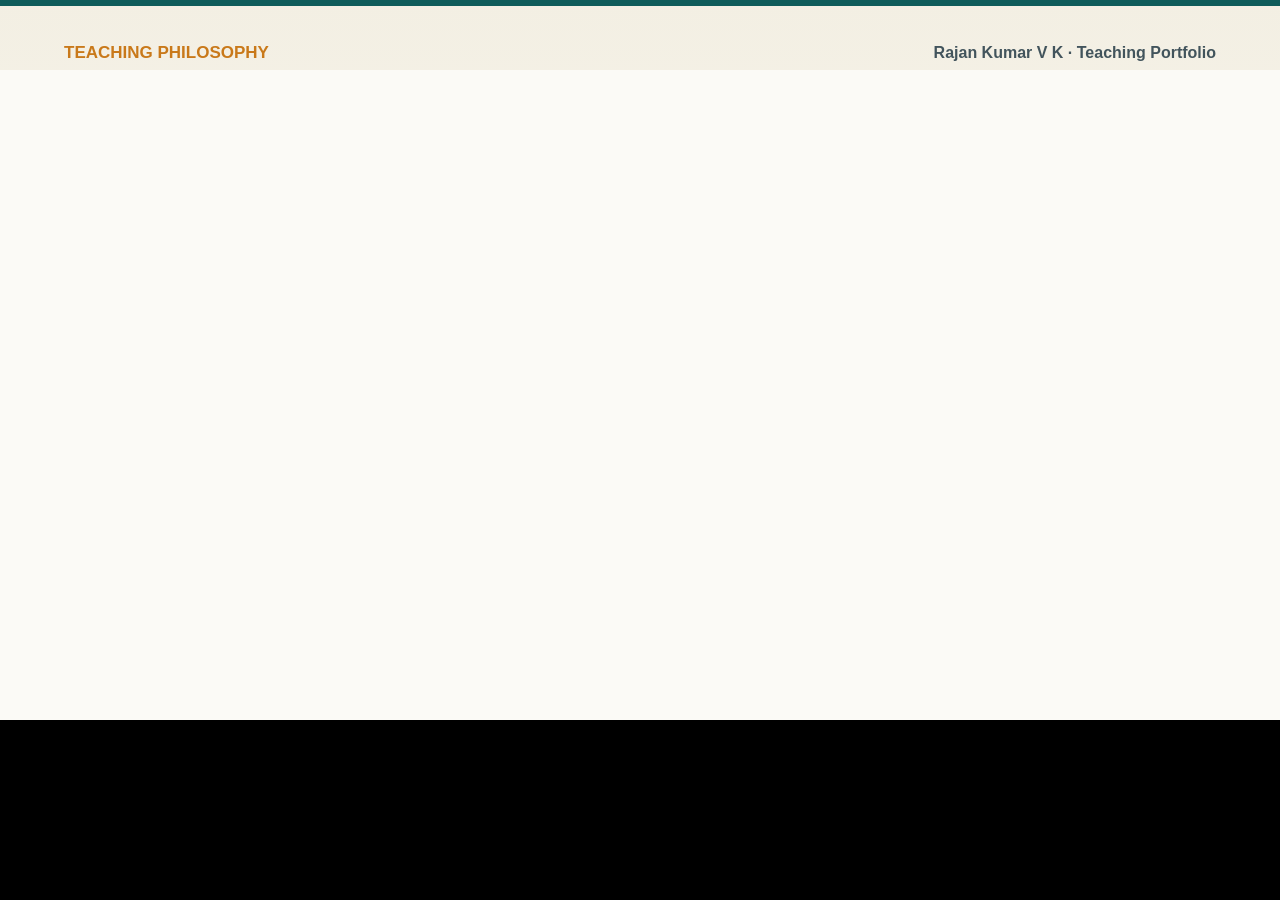
<file: video/source/film.html>
<!doctype html>
<html><head><meta charset="utf-8"><title>film</title>
<style>html,body{margin:0;background:#000}canvas{display:block}</style></head>
<body><canvas id="c" width="1280" height="720"></canvas>
<script src="film-data.js"></script>
<script src="../../js/bottle.js"></script>
<script src="../../js/lenses.js"></script>
<script>
// Deterministic renderer: window.renderFrame(t) draws the frame for time t (seconds). Choose the film with ?v=0..3
const V = +(new URLSearchParams(location.search).get("v") || 0), F = FILMS[V], T = TIMING[F.slug];
const cv = document.getElementById("c"), c = cv.getContext("2d"), W = 1280, H = 720;
const INK = "#16242b", INK2 = "#42545c", TEAL = "#0f5c5a", AMBER = "#c9791a", BG = "#fbfaf6", SERIF = "Georgia,serif", SANS = "-apple-system,'Segoe UI',Helvetica,Arial,sans-serif";
const ease = x => x < 0 ? 0 : x > 1 ? 1 : 1 - Math.pow(1 - x, 3);
function wrap(text, x, y, maxW, lh, align) { const words = text.split(" "); let line = "", lines = []; for (const w of words) { const t = line ? line + " " + w : w; if (c.measureText(t).width > maxW && line) { lines.push(line); line = w; } else line = t; } lines.push(line); c.textAlign = align || "left"; lines.forEach((l, i) => c.fillText(l, x, y + i * lh)); return lines.length; }
function rr(x, y, w, h, r) { c.beginPath(); c.moveTo(x + r, y); c.arcTo(x + w, y, x + w, y + h, r); c.arcTo(x + w, y + h, x, y + h, r); c.arcTo(x, y + h, x, y, r); c.arcTo(x, y, x + w, y, r); c.closePath(); }

function frameBase() {
  const g = c.createLinearGradient(0, 0, 0, H); g.addColorStop(0, "#f3efe3"); g.addColorStop(1, BG); c.fillStyle = g; c.fillRect(0, 0, W, H);
  c.fillStyle = TEAL; c.fillRect(0, 0, W, 6);
  c.fillStyle = AMBER; c.font = "700 17px " + SANS; c.textAlign = "left"; c.fillText(F.eyebrow.toUpperCase(), 64, 58);
  c.fillStyle = INK2; c.font = "600 16px " + SANS; c.textAlign = "right"; c.fillText("Rajan Kumar V K · Teaching Portfolio", W - 64, 58);
}
function caption(t) {
  const cap = T.captions.find(k => t >= k.s && t < k.e); if (!cap) return;
  c.font = "600 25px " + SANS; const words = cap.text.split(" "); let lines = [], line = "";
  for (const w of words) { const tt = line ? line + " " + w : w; if (c.measureText(tt).width > 1040 && line) { lines.push(line); line = w; } else line = tt; } lines.push(line);
  const bh = lines.length * 34 + 22, by = H - 34 - bh; c.fillStyle = "rgba(22,36,43,.88)"; rr(100, by, W - 200, bh, 14); c.fill();
  c.fillStyle = "#fff"; c.textAlign = "center"; lines.forEach((l, i) => c.fillText(l, W / 2, by + 36 + i * 34));
}
const VIS = {
  title(v, p) { const a = ease(p * 5); c.globalAlpha = a; c.fillStyle = INK; c.font = "700 84px " + SERIF; c.textAlign = "left"; c.fillText(v.title, 64, 270 + (1 - a) * 20); c.fillStyle = TEAL; c.fillText(v.title2, 64, 370 + (1 - a) * 20); c.globalAlpha = ease(p * 5 - 0.6); c.fillStyle = INK2; c.font = "500 28px " + SANS; c.fillText(v.sub, 64, 440); c.globalAlpha = 1; c.fillStyle = AMBER; c.fillRect(64, 470, 120 * ease(p * 3), 5); },
  points(v, p) {
    c.fillStyle = INK; c.font = "700 54px " + SERIF; c.textAlign = "left"; c.fillText(v.head, 64, 160);
    const n = v.all.length, shown = v.items.length;
    v.all.forEach((it, i) => {
      if (i >= shown) return; const isNew = v.stagger ? true : i === shown - 1; const a = v.stagger ? ease((p * 1.25 - i / n) * n) : (isNew ? ease(p * 6) : 1);
      const y = 210 + i * 86; c.globalAlpha = a; const hot = !v.stagger && isNew;
      c.fillStyle = hot ? TEAL : "#fff"; rr(64, y, 1000, 68, 16); c.fill(); c.strokeStyle = hot ? TEAL : "#dfe5e3"; c.lineWidth = 2; c.stroke();
      c.fillStyle = hot ? "#f6c27a" : AMBER; c.font = "700 30px " + SERIF; c.fillText(String(i + 1), 88, y + 45);
      c.fillStyle = hot ? "#fff" : INK; c.font = "600 28px " + SANS; c.fillText(it, 130, y + 44); c.globalAlpha = 1;
    });
  },
  quote(v, p) { const a = ease(p * 4); c.globalAlpha = a; c.fillStyle = AMBER; c.font = "700 140px " + SERIF; c.textAlign = "left"; c.fillText("“", 120, 300); c.fillStyle = INK; c.font = "700 66px " + SERIF; wrap(v.text, 200, 300 + (1 - a) * 16, 940, 84); c.globalAlpha = 1; },
  bottle(v, p, t) {
    const s = { y: 0, falling: false, landed: false, g: 9.81, gEff: 9.81, t };
    if (v.mode === "drop") { const q = Math.max(0, p - 0.3) / 0.6; if (q > 0 && q < 1) { s.falling = true; s.gEff = 0; s.y = 266 * q * q; } else if (q >= 1) { s.landed = true; s.y = 266; } }
    if (v.mode === "float") { s.falling = true; s.gEff = 0; s.y = 110 + Math.sin(t * 1.3) * 8; }
    c.save(); c.translate(64, 96); rr(0, 0, 460, 520, 18); c.clip(); window.drawBottleScene(c, 460, 520, s); c.restore();
    c.fillStyle = TEAL; c.font = "700 22px " + SANS; c.textAlign = "left"; c.fillText(v.note.toUpperCase(), 580, 150);
    c.fillStyle = INK; c.font = "700 46px " + SERIF;
    if (v.mode === "drop") wrap(s.falling ? "The streams vanish." : (s.landed ? "Caught: they return." : "Release…"), 580, 230, 620, 58);
    else if (!v.ask) wrap("“If Einstein is right, the water will stop.”", 580, 230, 620, 58);
    (v.ask || []).forEach((q, i) => { const a = ease((p * 1.4 - i * 0.22) * 4); c.globalAlpha = a; c.fillStyle = "#fff"; rr(580, 190 + i * 84, 600, 66, 16); c.fill(); c.strokeStyle = "#dfe5e3"; c.lineWidth = 2; c.stroke(); c.fillStyle = INK; c.font = "600 27px " + SANS; c.fillText(q, 606, 232 + i * 84); c.globalAlpha = 1; });
  },
  lenses(v, p) {
    const M = window.LensModel, whoList = ["owner", "user", "city", "contractor"], whoName = { owner: "Owner", user: "Building user", city: "City and society", contractor: "Contractor" };
    const who = v.stage === "who" ? whoList[Math.min(3, Math.floor(p * 4))] : "balanced";
    const rows = M.evaluate(20, 0.12, 0.10), best = M.rank(rows, who);
    c.fillStyle = INK; c.font = "700 40px " + SERIF; c.textAlign = "left";
    c.fillText(v.stage === "options" ? "A 1974 concrete building. What now?" : v.stage === "bars" ? "Four lenses on every option" : "Whose decision is it?  " , 64, 130);
    if (v.stage === "who") { c.fillStyle = TEAL; c.fillText(whoName[who], 500, 130); }
    const cols = ["#5b6f8a", AMBER, "#3d9a5f", "#b0527a"], names = ["Technical", "Business", "Environment", "Society"];
    rows.forEach((r, i) => {
      const a = v.stage === "options" ? ease((p * 1.3 - i * 0.2) * 4) : 1, x = 64 + i * 292, y = 170, w = 272, h = 330, isBest = v.stage === "who" && r === best;
      c.globalAlpha = a; c.fillStyle = isBest ? "#e3f1ef" : "#fff"; rr(x, y, w, h, 18); c.fill(); c.strokeStyle = isBest ? TEAL : "#dfe5e3"; c.lineWidth = isBest ? 4 : 2; c.stroke();
      c.fillStyle = AMBER; c.font = "700 44px " + SERIF; c.fillText(r.o.k, x + 22, y + 58);
      c.fillStyle = INK; c.font = "700 23px " + SERIF; wrap(r.o.n, x + 22, y + 98, w - 40, 28);
      if (v.stage !== "options") {
        const vals = [r.tech, r.bus, r.env, r.soc];
        vals.forEach((val, j) => { const by = y + 160 + j * 40, grow = v.stage === "bars" ? ease((p * 1.4 - j * 0.2) * 3) : 1; c.fillStyle = INK2; c.font = "600 15px " + SANS; c.fillText(names[j], x + 22, by); c.fillStyle = "#e7ebe9"; rr(x + 22, by + 7, w - 44, 10, 5); c.fill(); c.fillStyle = cols[j]; rr(x + 22, by + 7, Math.max(10, (w - 44) * val / 100 * grow), 10, 5); c.fill(); });
      }
      if (isBest) { c.fillStyle = TEAL; c.font = "700 16px " + SANS; c.textAlign = "right"; c.fillText("PREFERRED", x + w - 20, y + 36); c.textAlign = "left"; }
      c.globalAlpha = 1;
    });
    c.fillStyle = INK2; c.font = "500 15px " + SANS; c.fillText("Illustrative teaching values, not design data.", 64, 530);
  }
};
window.renderFrame = function (t) {
  frameBase();
  let i = 0; for (let k = 0; k < T.starts.length; k++) if (t >= T.starts[k] - 0.25) i = k;
  const p = (t - T.starts[i]) / T.durs[i], seg = F.segs[i];
  const fade = Math.min(1, Math.max(0, (t - (T.starts[i] - 0.25)) / 0.3));
  c.save(); c.globalAlpha = 1; VIS[seg.vis.type](seg.vis, Math.max(0, Math.min(1, p)), t); c.restore();
  if (fade < 1) { c.fillStyle = "rgba(251,250,246," + (1 - fade) + ")"; c.fillRect(0, 70, W, H - 70); }
  caption(t);
};
window.filmTotal = T.total; window.filmSlug = F.slug; renderFrame(0); window.filmReady = true;
</script></body></html>
</file>
<file: css/style.css>
:root{
  --ink:#16242b; --ink2:#42545c; --line:#dfe5e3; --bg:#fbfaf6; --alt:#f1efe7; --card:#ffffff;
  --teal:#0f5c5a; --teal2:#17807c; --amber:#c9791a; --amber-soft:#fbf0de; --teal-soft:#e3f1ef;
  --serif:Georgia,"Iowan Old Style","Times New Roman",serif;
  --sans:-apple-system,BlinkMacSystemFont,"Segoe UI",Roboto,"Helvetica Neue",Arial,sans-serif;
}
*{box-sizing:border-box}
html{scroll-behavior:smooth;scroll-padding-top:70px}
body{margin:0;background:var(--bg);color:var(--ink);font-family:var(--sans);font-size:17px;line-height:1.6;-webkit-font-smoothing:antialiased}
.wrap{max-width:1140px;margin:0 auto;padding:0 24px}
h1,h2,h3,h4{font-family:var(--serif);line-height:1.2;margin:0 0 .5em;font-weight:700;letter-spacing:-.01em}
h1{font-size:clamp(2.3rem,5.4vw,4rem)}
h2{font-size:clamp(1.7rem,3.2vw,2.5rem)}
h3{font-size:1.3rem}
h4{font-size:1.05rem}
p{margin:0 0 1em}
a{color:var(--teal)}
.eyebrow{font-size:.78rem;letter-spacing:.14em;text-transform:uppercase;color:var(--amber);font-weight:700;margin-bottom:.8em}
.intro{max-width:800px;color:var(--ink2);font-size:1.08rem;margin-bottom:2em}
.fine{font-size:.85rem;color:var(--ink2);margin-top:1em}
.hint{font-size:.9rem;color:var(--ink2);margin-top:.6em}

/* nav */
.nav{position:sticky;top:0;z-index:20;display:flex;align-items:center;justify-content:space-between;gap:20px;padding:12px 24px;background:rgba(251,250,246,.93);backdrop-filter:blur(8px);border-bottom:1px solid var(--line)}
.brand{font-family:var(--serif);font-weight:700;color:var(--ink);text-decoration:none;white-space:nowrap}
.brand span{font-family:var(--sans);font-weight:500;color:var(--amber);font-size:.8rem;margin-left:8px;letter-spacing:.06em;text-transform:uppercase}
.nav nav{display:flex;gap:18px;flex-wrap:wrap}
.nav nav a{color:var(--ink2);text-decoration:none;font-size:.9rem;font-weight:500}
.nav nav a:hover,.nav nav a.on{color:var(--teal)}
.burger{display:none;background:none;border:1px solid var(--line);border-radius:8px;font-size:1.2rem;padding:4px 10px;cursor:pointer;color:var(--ink)}

/* hero */
.hero{padding:70px 0 40px;background:linear-gradient(180deg,#f3efe3 0%,var(--bg) 100%)}
.hero-grid{display:grid;grid-template-columns:1.25fr .75fr;gap:40px;align-items:center}
.lead{font-size:1.18rem;color:var(--ink2);max-width:640px}
.cta{display:flex;gap:12px;flex-wrap:wrap;margin-top:1.6em}
.btn{display:inline-block;padding:11px 20px;border-radius:999px;border:1.5px solid var(--teal);color:var(--teal);background:transparent;font:600 .95rem var(--sans);text-decoration:none;cursor:pointer;transition:.15s}
.btn:hover{background:var(--teal-soft)}
.btn.primary{background:var(--teal);color:#fff}
.btn.primary:hover{background:var(--teal2)}
.btn:disabled{opacity:.4;cursor:not-allowed}
.hero-card{display:flex;justify-content:center}
.hero-card canvas{width:100%;max-width:380px;height:auto}
.stats{display:grid;grid-template-columns:repeat(4,1fr);gap:18px;margin-top:50px}
.stats div{border-top:3px solid var(--teal);padding-top:12px}
.stats b{display:block;font-family:var(--serif);font-size:1.7rem;color:var(--teal)}
.stats span{font-size:.9rem;color:var(--ink2)}

/* sections */
.section{padding:84px 0}
.section.alt{background:var(--alt)}
.cards{display:grid;gap:20px}
.cards.four{grid-template-columns:repeat(4,1fr)}
.cards.three{grid-template-columns:repeat(3,1fr)}
.card{background:var(--card);border:1px solid var(--line);border-radius:16px;padding:24px;position:relative;box-shadow:0 1px 2px rgba(20,40,40,.04)}
.card p:last-child{margin-bottom:0}
.card.accent{background:var(--teal);color:#fff;border-color:var(--teal)}
.card.accent .num{color:#f6c27a}
.card.link{text-decoration:none;color:inherit;display:block;transition:.15s}
.card.link:hover{transform:translateY(-3px);box-shadow:0 10px 24px rgba(20,40,40,.1)}
.go{color:var(--teal);font-weight:600;font-size:.92rem}
.num{font-family:var(--serif);font-size:2.2rem;color:var(--amber);display:block;line-height:1;margin-bottom:10px}
.tag{display:inline-block;font-size:.72rem;font-weight:700;letter-spacing:.1em;text-transform:uppercase;color:var(--amber);background:var(--amber-soft);padding:4px 10px;border-radius:999px;margin-bottom:12px}
.practice{margin-top:48px}
.cards.small>div{border-left:3px solid var(--amber);padding:4px 0 4px 16px}
.cards.small p{font-size:.95rem;color:var(--ink2);margin:0}
.principles{margin-top:30px}
.sub{margin-top:64px}
.sub.nomargin{margin-top:0}
ul.plain{margin:0;padding-left:18px;font-size:.95rem}
ul.plain li{margin-bottom:5px}

/* journey */
.two{display:grid;grid-template-columns:1.35fr .9fr;gap:44px;align-items:start}
.timeline{position:relative;padding-left:8px}
.tl{display:grid;grid-template-columns:104px 1fr;gap:18px;padding:0 0 26px 0;position:relative}
.tl .yr{font-family:var(--serif);font-weight:700;color:var(--teal);font-size:.98rem;padding-top:2px}
.tl>div{border-left:2px solid var(--line);padding-left:22px;position:relative}
.tl>div:before{content:"";position:absolute;left:-7px;top:6px;width:12px;height:12px;border-radius:50%;background:var(--teal);border:2px solid var(--alt)}
.tl.award>div:before{background:var(--amber)}
.tl h4{margin-bottom:2px}
.tl .where{font-size:.85rem;color:var(--amber);font-weight:600;margin-bottom:6px}
.tl p{font-size:.96rem;color:var(--ink2);margin-bottom:0}
.note{background:var(--card);border:1px solid var(--line);border-radius:16px;padding:22px;margin-bottom:18px}
.note p,.note li{font-size:.95rem;color:var(--ink2)}
.note ul{margin:0;padding-left:18px}
.note p:last-child{margin:0}

/* demos */
.demo{display:grid;grid-template-columns:1fr 1fr;gap:36px;background:var(--card);border:1px solid var(--line);border-radius:22px;padding:32px;margin-bottom:32px;align-items:start}
.demo.flip .demo-text{order:2}
.demo-stage{background:linear-gradient(180deg,#eaf3f6,#f8f6ee);border-radius:16px;padding:12px;position:sticky;top:80px}
.demo-stage canvas{width:100%;height:auto;display:block;border-radius:10px}
.readout{display:flex;flex-direction:column;gap:2px;font-size:.86rem;color:var(--ink2);padding:10px 6px 2px}
.readout b{color:var(--teal)}
.step{border-top:1px solid var(--line);padding-top:14px;margin-top:14px}
.step>b{display:block;font-size:.8rem;letter-spacing:.08em;text-transform:uppercase;color:var(--teal);margin-bottom:10px}
.choices{display:flex;flex-wrap:wrap;gap:8px}
.choices button{font:500 .9rem var(--sans);padding:8px 14px;border-radius:999px;border:1.5px solid var(--line);background:#fff;color:var(--ink);cursor:pointer;transition:.12s}
.choices button:hover{border-color:var(--teal)}
.choices button.on{background:var(--teal);border-color:var(--teal);color:#fff}
.row{display:flex;gap:10px;flex-wrap:wrap;margin-bottom:10px}
.slider{font-size:.9rem;color:var(--ink2);display:block}
select{font:inherit;padding:6px 8px;border-radius:8px;border:1px solid var(--line);background:#fff}
.explain{background:var(--teal-soft);border:0;border-radius:12px;padding:16px}
.explain p{font-size:.96rem;margin-bottom:.6em}
.explain p:last-child{margin:0}
.eq{font-family:var(--serif);font-size:1.1rem;color:var(--teal)}

/* lenses */
.lens{display:grid;grid-template-columns:.8fr 1.2fr;gap:28px;background:var(--card);border:1px solid var(--line);border-radius:22px;padding:28px;margin-bottom:28px}
.lens-controls label{display:block;font-size:.92rem;color:var(--ink2);margin:14px 0}
.lens-controls input[type=range]{width:100%;accent-color:var(--teal);display:block;margin-top:4px}
.lens-controls b{color:var(--teal)}
.case{background:var(--amber-soft);border-radius:12px;padding:16px}
.case p{font-size:.94rem;margin:0}
.lens-table{display:grid;gap:10px}
.opt{border:1.5px solid var(--line);border-radius:14px;padding:14px 16px;transition:.2s}
.opt.best{border-color:var(--teal);background:var(--teal-soft)}
.opt-h{display:flex;justify-content:space-between;align-items:baseline;gap:10px;margin-bottom:8px}
.opt-h b{font-family:var(--serif);font-size:1.05rem}
.opt-h span{font-size:.82rem;color:var(--ink2)}
.opt-h em{font-style:normal;font-weight:700;color:var(--teal);font-size:.9rem;white-space:nowrap}
.bars{display:grid;grid-template-columns:repeat(4,1fr);gap:10px}
.bar small{display:flex;justify-content:space-between;font-size:.72rem;color:var(--ink2);margin-bottom:3px}
.bar i{display:block;height:8px;border-radius:99px;background:#e7ebe9;overflow:hidden}
.bar i u{display:block;height:100%;border-radius:99px;transition:width .35s}
.bar.t u{background:#5b6f8a}.bar.b u{background:var(--amber)}.bar.e u{background:#3d9a5f}.bar.s u{background:#b0527a}
.verdict{margin-top:14px;padding:14px 16px;border-radius:12px;background:var(--ink);color:#fff;font-size:.96rem}
.verdict b{color:#f6c27a}

/* stepper */
.stepper{background:var(--card);border:1px solid var(--line);border-radius:18px;overflow:hidden}
.stepper .tabs{display:flex;flex-wrap:wrap;border-bottom:1px solid var(--line);background:#f7f6f1}
.stepper .tabs button{flex:1 1 auto;font:600 .82rem var(--sans);padding:12px 10px;border:0;background:none;color:var(--ink2);cursor:pointer;border-bottom:3px solid transparent}
.stepper .tabs button.on{color:var(--teal);border-bottom-color:var(--teal);background:#fff}
.stepper .pane{padding:22px 24px}
.stepper .pane h4{color:var(--teal)}
.stepper .pane dl{margin:0;display:grid;grid-template-columns:150px 1fr;gap:8px 16px;font-size:.95rem}
.stepper .pane dt{font-weight:700;color:var(--amber);font-size:.8rem;text-transform:uppercase;letter-spacing:.06em;padding-top:3px}
.stepper .pane dd{margin:0;color:var(--ink2)}
.stepper .pane blockquote{margin:0 0 10px;padding:0 0 0 14px;border-left:3px solid var(--amber);font-family:var(--serif);font-size:1.08rem}
.chips{list-style:none;padding:0;margin:0;display:flex;flex-wrap:wrap;gap:10px}
.chips li{background:var(--card);border:1px solid var(--line);border-radius:999px;padding:8px 16px;font-size:.92rem}
.casebox{background:var(--teal-soft);border-radius:16px;padding:22px;margin:20px 0}
.casebox p{font-size:.97rem;margin:0}

/* alignment */
.align{display:grid;grid-template-columns:1fr 1fr 1fr;gap:16px}
.align .col{background:var(--card);border:1px solid var(--line);border-radius:16px;padding:18px}
.align .col>h4{font-family:var(--sans);font-size:.76rem;letter-spacing:.1em;text-transform:uppercase;color:var(--amber);margin-bottom:12px}
.align .item{font-size:.9rem;padding:10px 12px;border-radius:10px;border:1.5px solid var(--line);margin-bottom:8px;transition:.2s;color:var(--ink2)}
.align .ilo{cursor:pointer}
.align .ilo b{color:var(--teal)}
.align .item.on{border-color:var(--teal);background:var(--teal-soft);color:var(--ink)}
.align .item.dim{opacity:.35}

/* tbl */
.tbl{display:grid;grid-template-columns:.7fr 1.3fr;gap:36px;align-items:center}
.tbl svg{width:100%;max-width:340px;display:block;margin:auto}
.tbl circle{fill-opacity:.2;stroke-width:2}
.c1{fill:var(--amber);stroke:var(--amber)}.c2{fill:#3d9a5f;stroke:#3d9a5f}.c3{fill:#b0527a;stroke:#b0527a}
.tbl text{font:600 12px var(--sans);fill:var(--ink);text-anchor:middle}
.tbl text.mid{font:700 11px var(--serif);fill:var(--teal)}
.tbl-cards{display:grid;gap:16px}

/* videos */
.vids{display:grid;grid-template-columns:1fr 1fr;gap:26px}
.vids figure{margin:0}
.vids video{width:100%;border-radius:14px;background:#000;display:block;aspect-ratio:16/9}
.vids figcaption{font-size:.92rem;color:var(--ink2);margin-top:10px}
.vids figcaption b{display:block;font-family:var(--serif);color:var(--ink);font-size:1.08rem}

.foot{background:var(--ink);color:#cdd6d4;padding:40px 0;font-size:.92rem}
.foot a{color:#f6c27a}
.foot-grid{display:grid;grid-template-columns:1fr .6fr 1.4fr;gap:30px}
.foot .small{font-size:.82rem;opacity:.8}

.reveal{opacity:0;transform:translateY(16px);transition:opacity .6s,transform .6s}
.reveal.in{opacity:1;transform:none}

@media(max-width:900px){
  .hero-grid,.two,.demo,.lens,.tbl,.vids,.foot-grid{grid-template-columns:1fr}
  .cards.four,.stats{grid-template-columns:1fr 1fr}
  .cards.three,.align{grid-template-columns:1fr}
  .demo.flip .demo-text{order:0}
  .demo-stage{position:static}
  .hero-card{display:none}
  .burger{display:block}
  .nav nav{display:none;position:absolute;top:100%;left:0;right:0;background:var(--bg);flex-direction:column;padding:14px 24px;border-bottom:1px solid var(--line)}
  .nav nav.open{display:flex}
  .bars{grid-template-columns:1fr 1fr}
  .section{padding:60px 0}
  .tl{grid-template-columns:1fr;gap:4px}
  .stepper .pane dl{grid-template-columns:1fr}
}
@media(max-width:520px){.cards.four,.stats{grid-template-columns:1fr}.demo,.lens{padding:18px}body{font-size:16px}}
@media(prefers-reduced-motion:reduce){.reveal{opacity:1;transform:none;transition:none}html{scroll-behavior:auto}}

/* first-year teaching tools */
.sliders{display:grid;grid-template-columns:1fr 1fr;gap:8px 18px;margin:14px 0}
.sliders label{font-size:.9rem;color:var(--ink2)}
.sliders b{color:var(--teal)}
.sliders input,.rolesQ input{width:100%;accent-color:var(--teal);display:block}
.rolesQ{display:grid;gap:9px;margin:12px 0}
.rolesQ label{display:grid;grid-template-columns:1fr 120px;gap:14px;align-items:center;font-size:.92rem}
.rolesOut{display:grid;gap:8px;padding:10px 6px 4px}
.rolesOut div{background:#fff;border-radius:10px;padding:10px 14px;border-left:4px solid var(--teal)}
.rolesOut b{display:block;font-family:var(--serif);color:var(--teal)}
.rolesOut span{font-size:.88rem;color:var(--ink2)}
.demo-stage.tm{padding:18px}
.tm-task{background:#fff;border-radius:14px;padding:18px 20px;min-height:104px;margin-bottom:14px;box-shadow:0 2px 8px rgba(20,40,40,.06)}
.tm-task small{color:var(--amber);font-weight:700;letter-spacing:.08em}
.tm-task p{font-family:var(--serif);font-size:1.2rem;margin:4px 0 0}
.tm-grid{display:grid;grid-template-columns:1fr 1fr;gap:10px}
.tm-grid button{font:inherit;text-align:left;padding:16px;border-radius:14px;border:2px solid var(--line);background:#fff;cursor:pointer;transition:.15s;color:var(--ink)}
.tm-grid button:hover{border-color:var(--teal);transform:translateY(-2px)}
.tm-grid button b{display:block;font-family:var(--serif);font-size:1.05rem}
.tm-grid button span{font-size:.82rem;color:var(--ink2)}
.tm-grid button.ok{background:#dff3e6;border-color:#3d9a5f}.tm-grid button.no{background:#fbe6e6;border-color:#c0564f}
ol.steps{margin:14px 0 0;padding-left:20px;font-size:.96rem}
ol.steps li{margin-bottom:6px}
.inline-video{width:100%;border-radius:14px;background:#000;display:block;aspect-ratio:16/9}
#iem .cards.three{margin-top:8px}
@media(max-width:900px){.rolesQ label{grid-template-columns:1fr}.sliders{grid-template-columns:1fr}}
</file>
